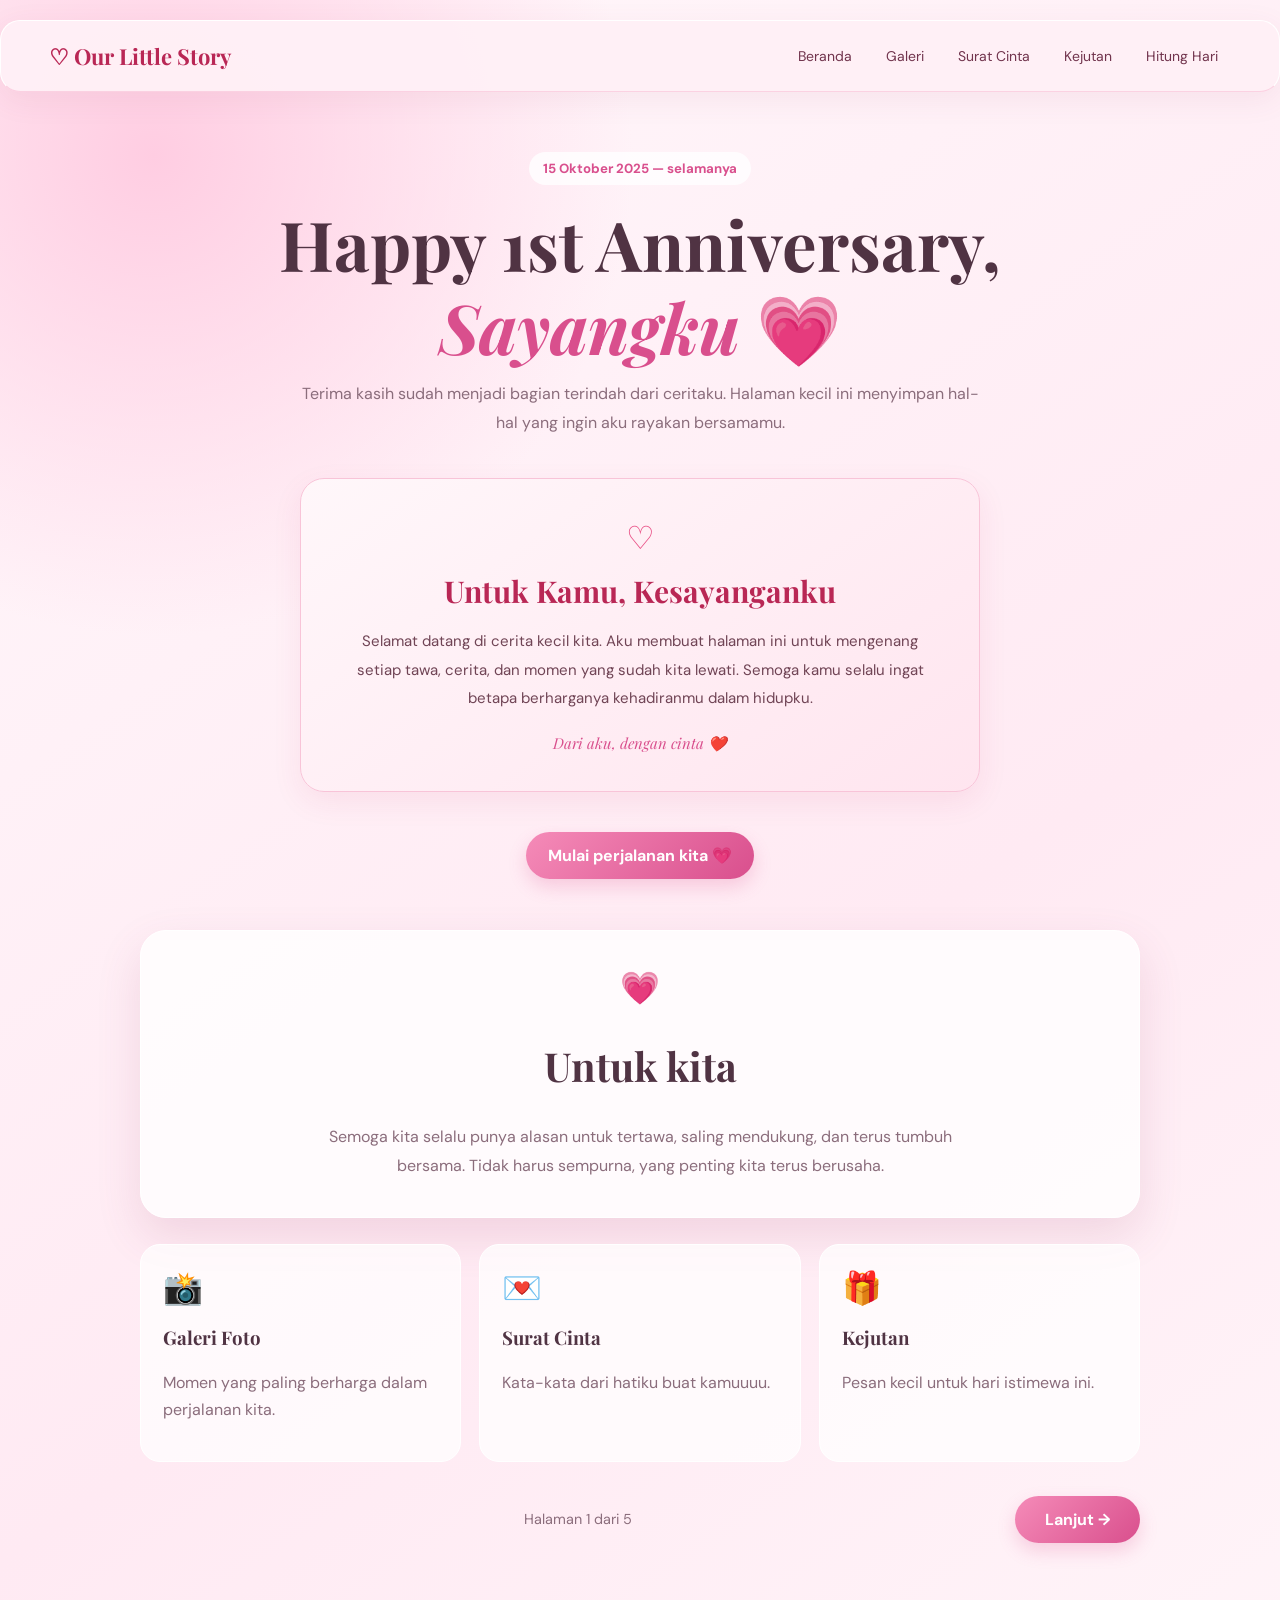
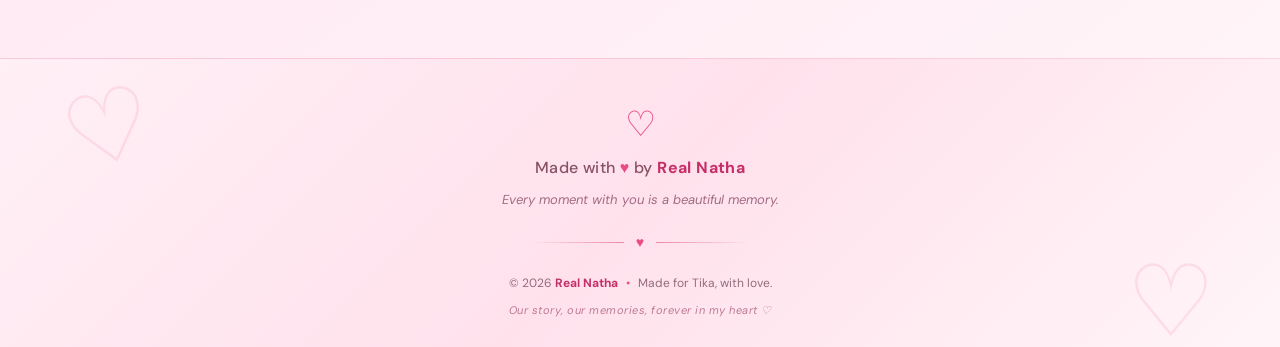
<file: index.html>
<!doctype html>
<html lang="id">
  <head>
    <meta charset="utf-8" />
    <meta name="viewport" content="width=device-width, initial-scale=1" />
    <title>Beranda | Anniversary Kita</title>
    <link rel="stylesheet" href="style.css" />
    <script src="script.js" defer></script>
  </head>
  <body>
    <div id="floatingLayer" class="floating-layer" aria-hidden="true"></div>

    <header class="site-header">
      <a class="brand" href="index.html">♡ Our Little Story</a>

      <button
        class="menu-toggle"
        id="menuToggle"
        type="button"
        aria-label="Buka menu navigasi"
        aria-expanded="false"
        aria-controls="mainNav"
      >
        ☰
      </button>

      <nav class="main-nav" id="mainNav">
        <a href="index.html" data-page="home">Beranda</a>
        <a href="galeri.html" data-page="gallery">Galeri</a>
        <a href="surat.html" data-page="letter">Surat Cinta</a>
        <a href="kejutan.html" data-page="surprise">Kejutan</a>
        <a href="anniversary.html" data-page="counter">Hitung Hari</a>
      </nav>
    </header>

    <main class="page-shell">
      <section class="hero">
        <span class="eyebrow">15 Oktober 2025 — selamanya</span>
        <h1>
          Happy 1st Anniversary, <span class="script-title">Sayangku</span> 💗
        </h1>
        <p>
          Terima kasih sudah menjadi bagian terindah dari ceritaku. Halaman
          kecil ini menyimpan hal-hal yang ingin aku rayakan bersamamu.
        </p>

        <section class="personal-message">
          <span class="personal-heart">♡</span>
          <h2>Untuk Kamu, Kesayanganku</h2>
          <p>
            Selamat datang di cerita kecil kita. Aku membuat halaman ini untuk
            mengenang setiap tawa, cerita, dan momen yang sudah kita lewati.
            Semoga kamu selalu ingat betapa berharganya kehadiranmu dalam
            hidupku.
          </p>
          <span class="personal-signature">Dari aku, dengan cinta ❤️</span>
        </section>

        <div class="action-row">
          <a class="btn" href="galeri.html">Mulai perjalanan kita 💗</a>
        </div>
      </section>
      <section class="card center section">
        <div class="heart-icon">💗</div>
        <h2>Untuk kita</h2>
        <p class="lead">
          Semoga kita selalu punya alasan untuk tertawa, saling mendukung, dan
          terus tumbuh bersama. Tidak harus sempurna, yang penting kita terus
          berusaha.
        </p>
      </section>
      <section class="grid-3 section">
        <article class="mini-card">
          <div class="heart-icon">📸</div>
          <h3>Galeri Foto</h3>
          <p>Momen yang paling berharga dalam perjalanan kita.</p>
        </article>
        <article class="mini-card">
          <div class="heart-icon">💌</div>
          <h3>Surat Cinta</h3>
          <p>Kata-kata dari hatiku buat kamuuuu.</p>
        </article>
        <article class="mini-card">
          <div class="heart-icon">🎁</div>
          <h3>Kejutan</h3>
          <p>Pesan kecil untuk hari istimewa ini.</p>
        </article>
      </section>
      <nav class="page-nav" aria-label="Navigasi halaman">
        <span></span><span class="page-indicator">Halaman 1 dari 5</span
        ><a class="btn" href="galeri.html">Lanjut →</a>
      </nav>
    </main>

    <footer class="anniversary-footer">
      <div class="footer-heart">♡</div>

      <p class="footer-title">
        Made with <span class="footer-love">♥</span> by
        <span class="footer-name">Real Natha</span>
      </p>

      <p class="footer-message">Every moment with you is a beautiful memory.</p>

      <div class="footer-divider">
        <span></span>
        <span class="footer-divider-heart">♥</span>
        <span></span>
      </div>

      <p class="footer-copyright">
        &copy; <span id="copyrightYear"></span>
        <span class="footer-name">Real Natha</span>
        <span class="footer-dot">•</span>
        Made for Tika, with love.
      </p>

      <p class="footer-signature">
        Our story, our memories, forever in my heart ♡
      </p>
    </footer>

    <script>
      document.getElementById("copyrightYear").textContent =
        new Date().getFullYear();
    </script>
  </body>
</html>
</file>
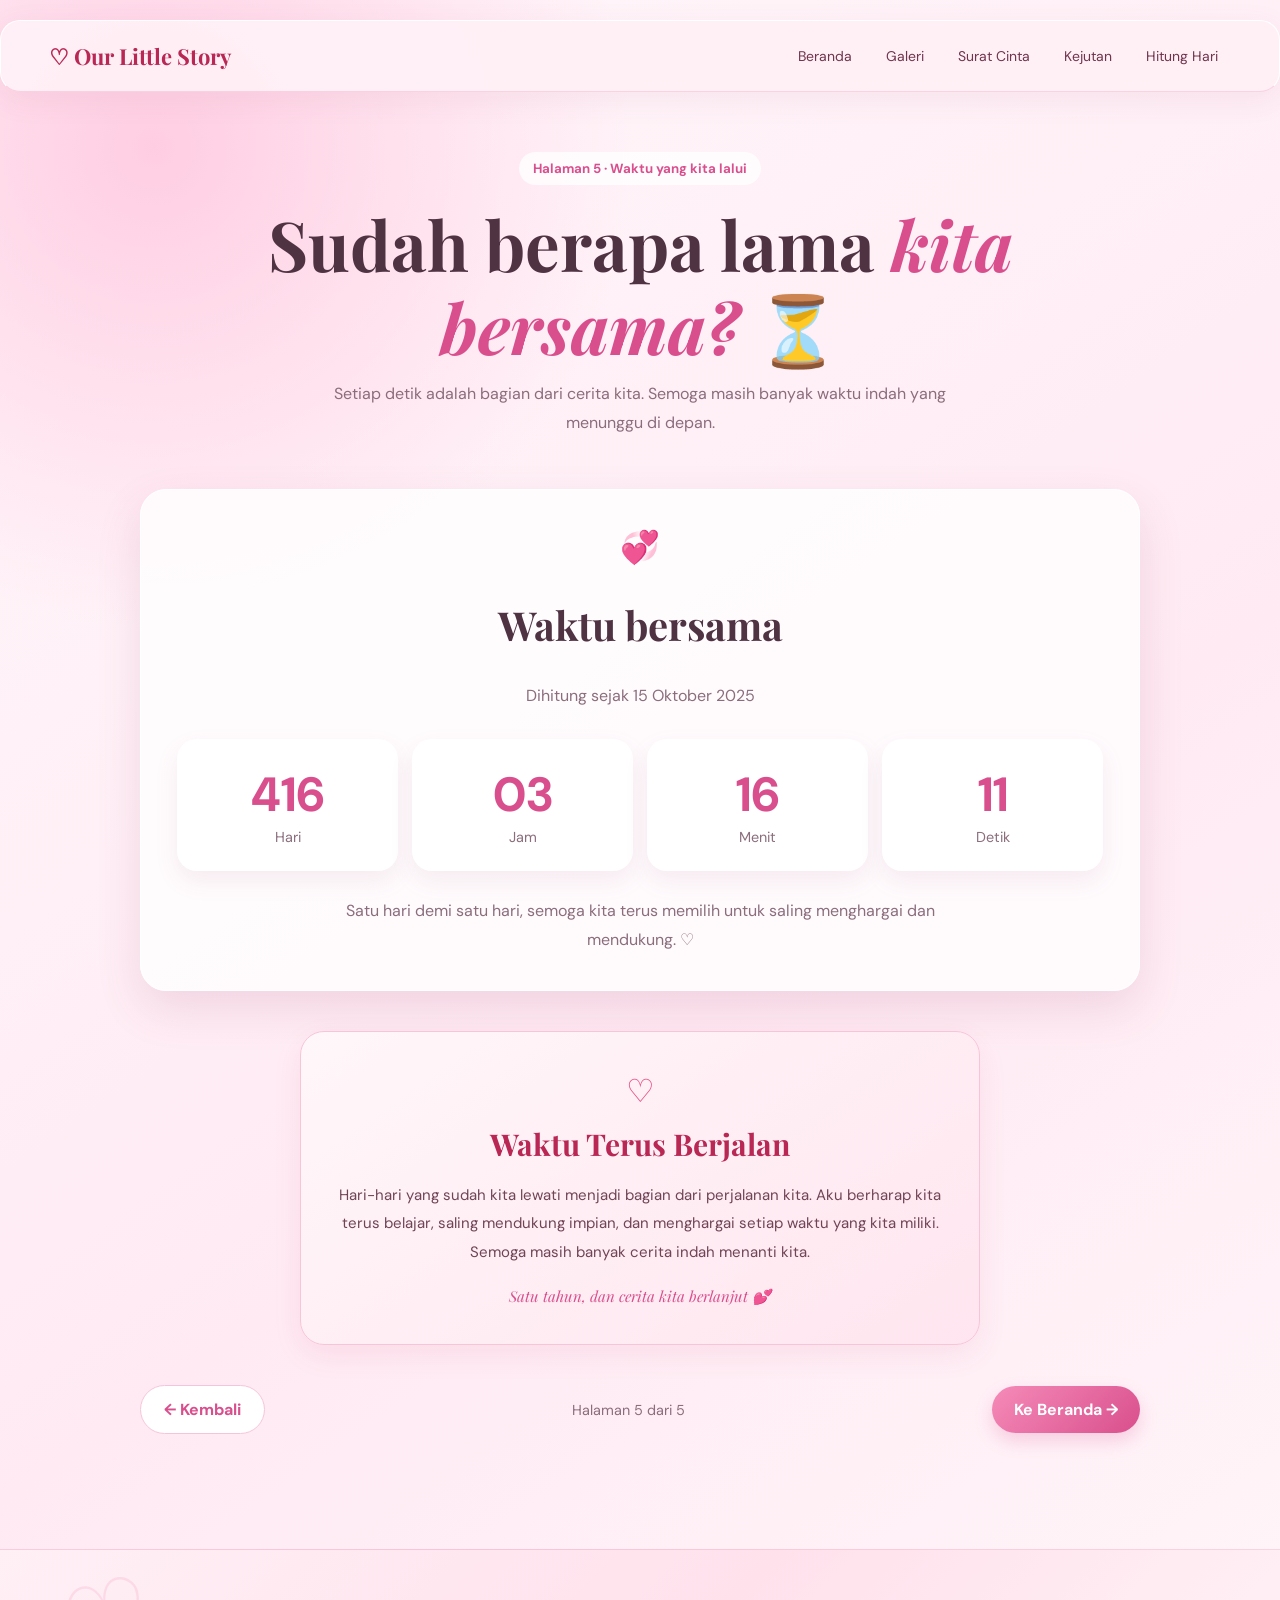
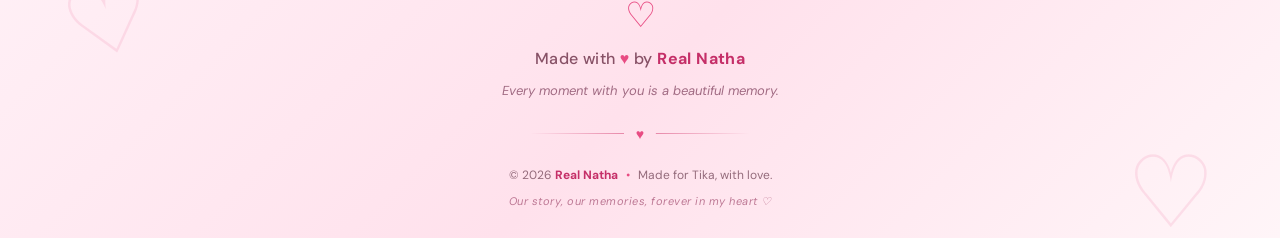
<file: anniversary.html>
<!doctype html>
<html lang="id">
  <head>
    <meta charset="utf-8" />
    <meta name="viewport" content="width=device-width, initial-scale=1" />
    <title>Hitung Hari Anniversary | Anniversary Kita</title>
    <link rel="stylesheet" href="style.css" />
    <script src="script.js" defer></script>
  </head>
  <body>
    <div id="floatingLayer" class="floating-layer" aria-hidden="true"></div>

    <header class="site-header">
      <a class="brand" href="index.html">♡ Our Little Story</a>

      <button
        class="menu-toggle"
        id="menuToggle"
        type="button"
        aria-label="Buka menu navigasi"
        aria-expanded="false"
        aria-controls="mainNav"
      >
        ☰
      </button>

      <nav class="main-nav" id="mainNav">
        <a href="index.html" data-page="home">Beranda</a>
        <a href="galeri.html" data-page="gallery">Galeri</a>
        <a href="surat.html" data-page="letter">Surat Cinta</a>
        <a href="kejutan.html" data-page="surprise">Kejutan</a>
        <a href="anniversary.html" data-page="counter">Hitung Hari</a>
      </nav>
    </header>

    <main class="page-shell">
      <section class="hero">
        <span class="eyebrow">Halaman 5 · Waktu yang kita lalui</span>
        <h1>
          Sudah berapa lama <span class="script-title">kita bersama?</span> ⏳
        </h1>
        <p>
          Setiap detik adalah bagian dari cerita kita. Semoga masih banyak waktu
          indah yang menunggu di depan.
        </p>
      </section>
      <section class="card center section">
        <div class="heart-icon">💞</div>
        <h2>Waktu bersama</h2>
        <p class="lead">Dihitung sejak 15 Oktober 2025</p>
        <div class="counter-grid">
          <div class="counter-box">
            <span class="counter-value" id="days">0</span
            ><span class="counter-label">Hari</span>
          </div>
          <div class="counter-box">
            <span class="counter-value" id="hours">00</span
            ><span class="counter-label">Jam</span>
          </div>
          <div class="counter-box">
            <span class="counter-value" id="minutes">00</span
            ><span class="counter-label">Menit</span>
          </div>
          <div class="counter-box">
            <span class="counter-value" id="seconds">00</span
            ><span class="counter-label">Detik</span>
          </div>
        </div>
        <p class="lead" style="margin-top: 26px">
          Satu hari demi satu hari, semoga kita terus memilih untuk saling
          menghargai dan mendukung. ♡
        </p>
      </section>

      <section class="personal-message">
        <span class="personal-heart">♡</span>
        <h2>Waktu Terus Berjalan</h2>
        <p>
          Hari-hari yang sudah kita lewati menjadi bagian dari perjalanan kita.
          Aku berharap kita terus belajar, saling mendukung impian, dan
          menghargai setiap waktu yang kita miliki. Semoga masih banyak cerita
          indah menanti kita.
        </p>
        <span class="personal-signature"
          >Satu tahun, dan cerita kita berlanjut 💕</span
        >
      </section>
      
      <nav class="page-nav" aria-label="Navigasi halaman">
        <a class="btn secondary" href="kejutan.html">← Kembali</a
        ><span class="page-indicator">Halaman 5 dari 5</span
        ><a class="btn" href="index.html">Ke Beranda →</a>
      </nav>
    </main>

    <footer class="anniversary-footer">
      <div class="footer-heart">♡</div>

      <p class="footer-title">
        Made with <span class="footer-love">♥</span> by
        <span class="footer-name">Real Natha</span>
      </p>

      <p class="footer-message">Every moment with you is a beautiful memory.</p>

      <div class="footer-divider">
        <span></span>
        <span class="footer-divider-heart">♥</span>
        <span></span>
      </div>

      <p class="footer-copyright">
        &copy; <span id="copyrightYear"></span>
        <span class="footer-name">Real Natha</span>
        <span class="footer-dot">•</span>
        Made for Tika, with love.
      </p>

      <p class="footer-signature">
        Our story, our memories, forever in my heart ♡
      </p>
    </footer>

    <script>
      document.getElementById("copyrightYear").textContent =
        new Date().getFullYear();
    </script>
  </body>
</html>
</file>
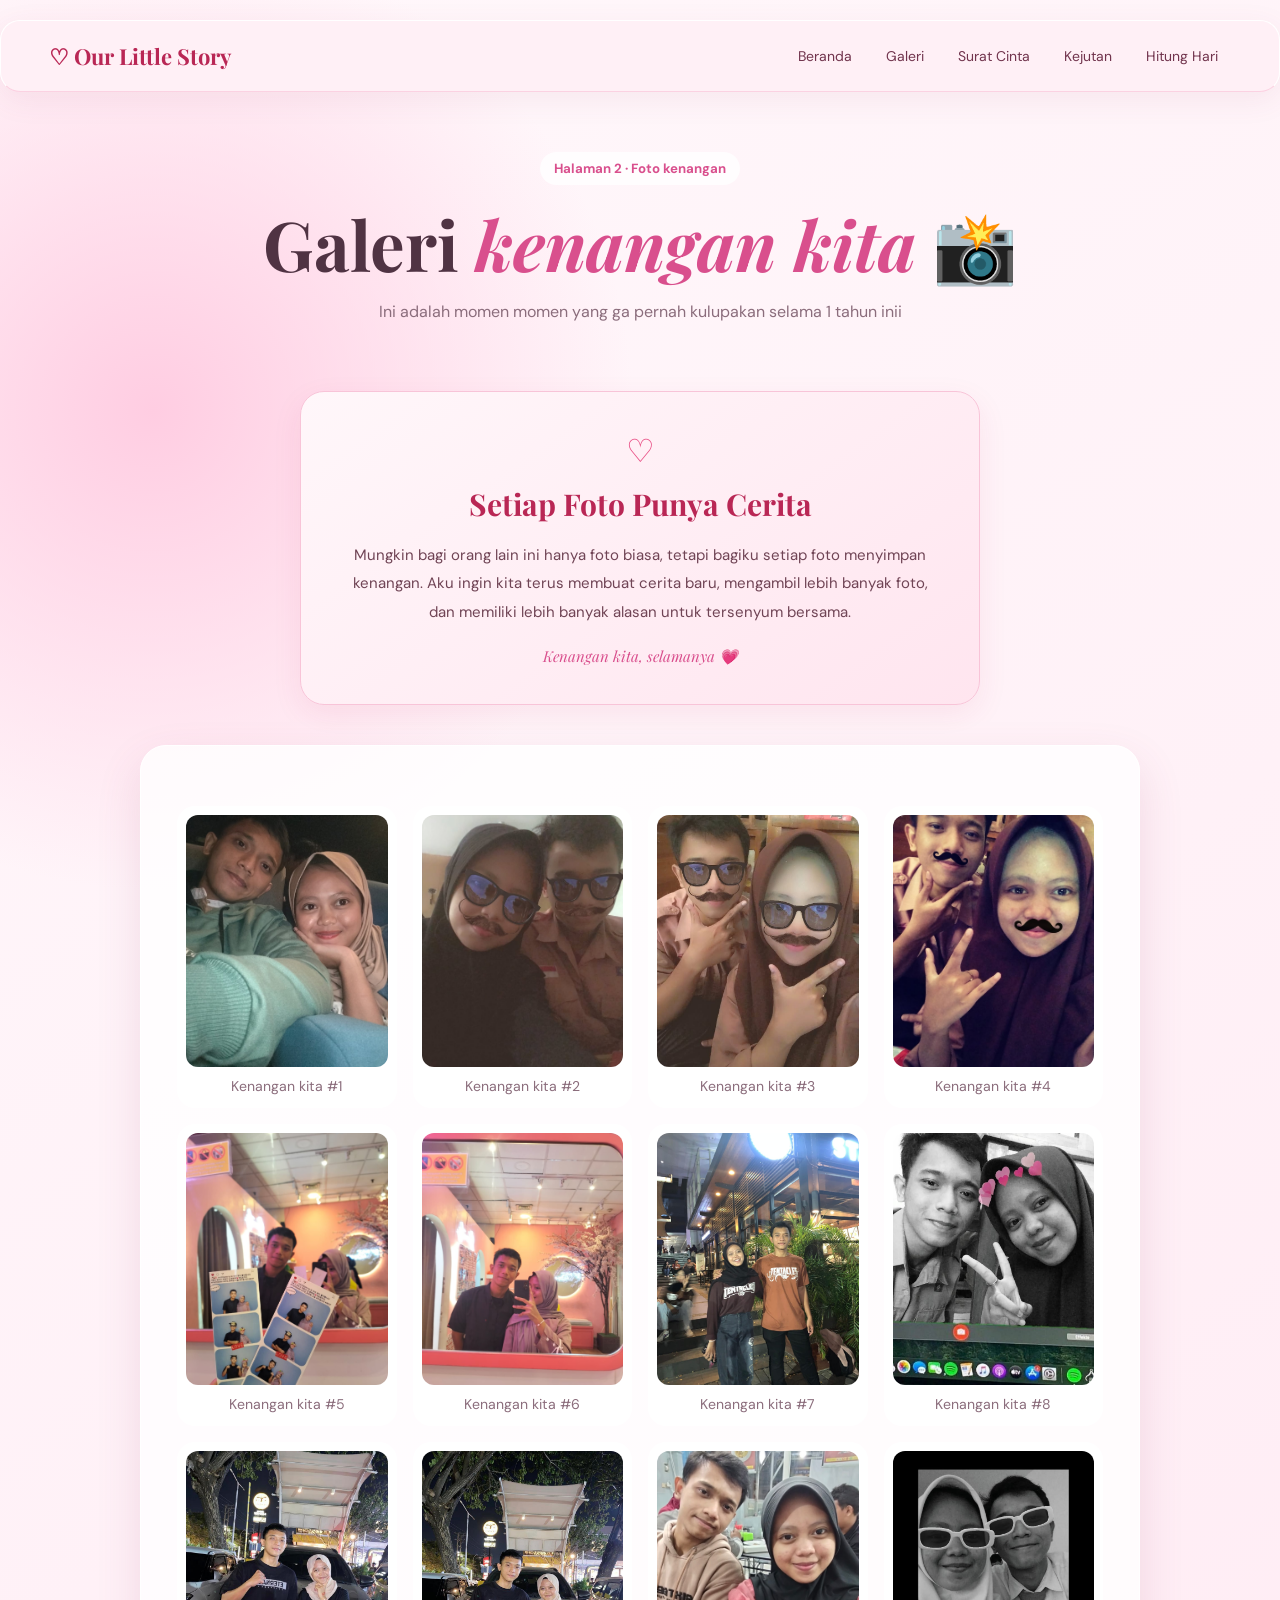
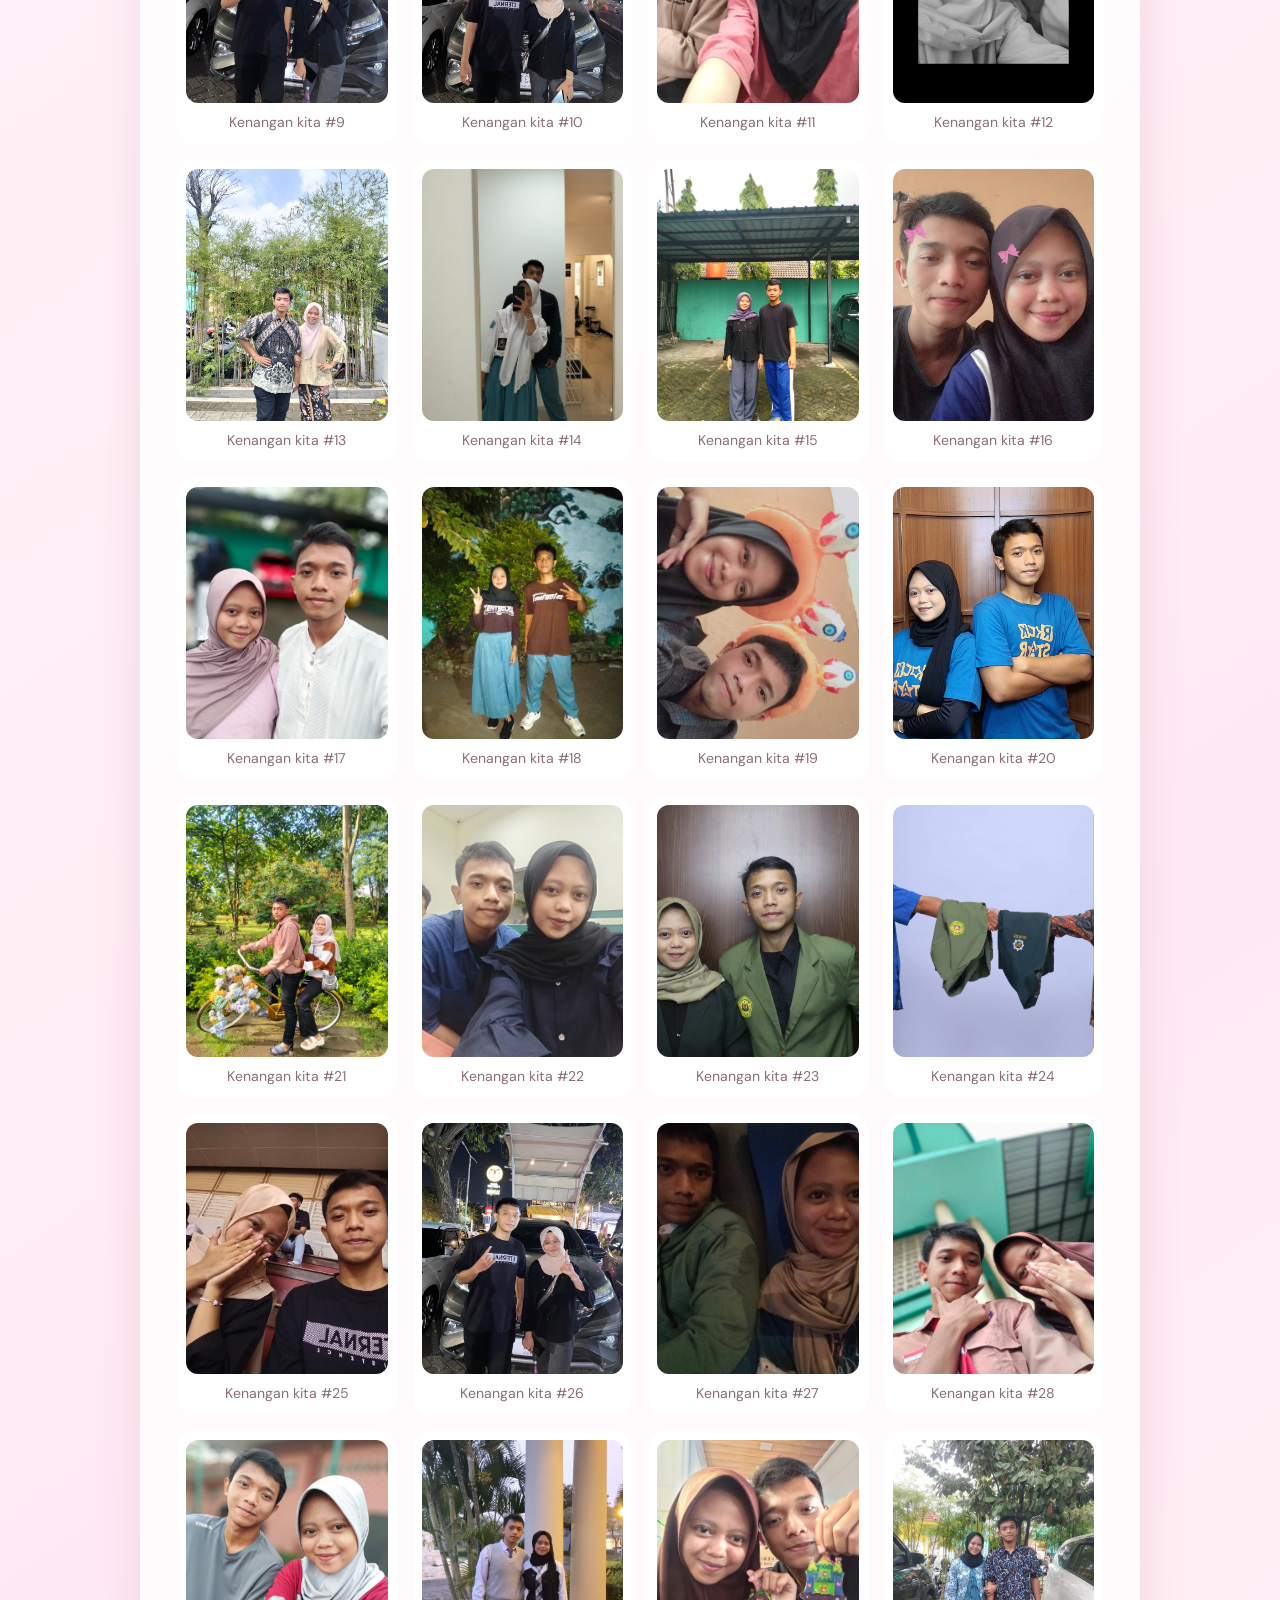
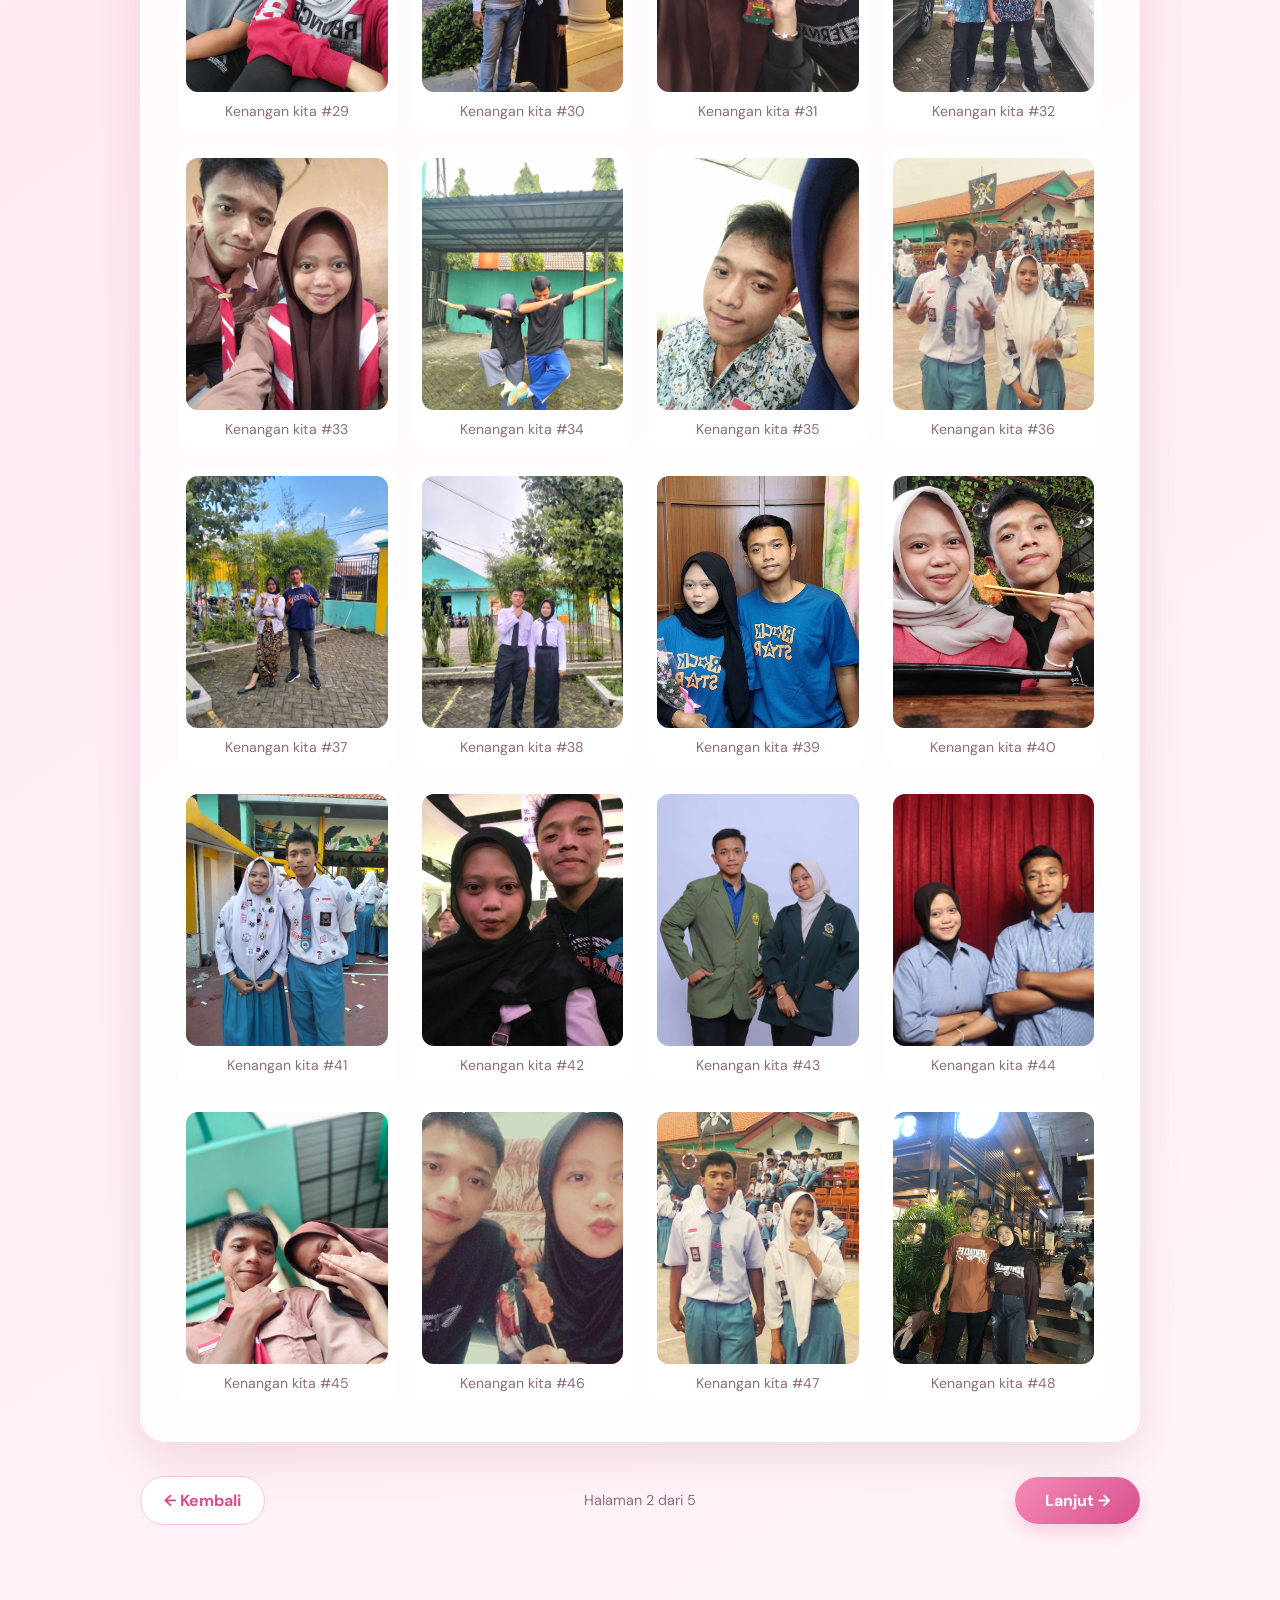
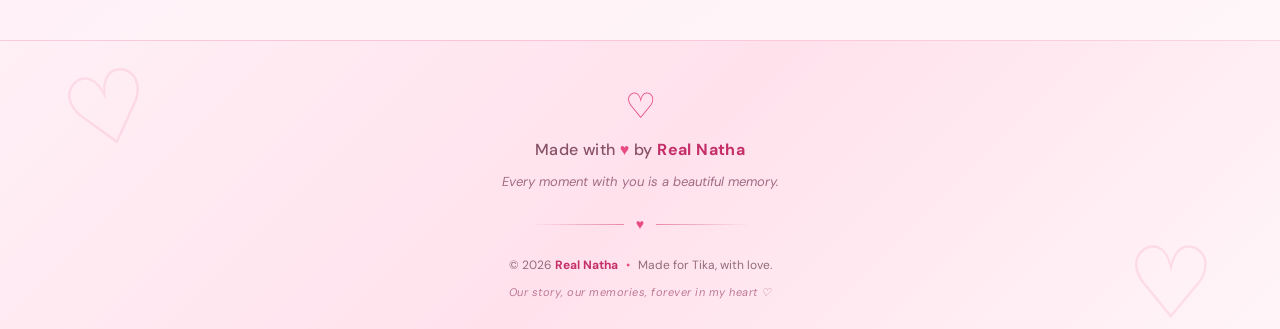
<file: galeri.html>
<!doctype html>
<html lang="id">
  <head>
    <meta charset="utf-8" />
    <meta name="viewport" content="width=device-width, initial-scale=1" />
    <title>Galeri Foto | Anniversary Kita</title>
    <link rel="stylesheet" href="style.css" />
    <script src="script.js" defer></script>
  </head>
  <body>
    <div id="floatingLayer" class="floating-layer" aria-hidden="true"></div>

    <header class="site-header">
      <a class="brand" href="index.html">♡ Our Little Story</a>

      <button
        class="menu-toggle"
        id="menuToggle"
        type="button"
        aria-label="Buka menu navigasi"
        aria-expanded="false"
        aria-controls="mainNav"
      >
        ☰
      </button>

      <nav class="main-nav" id="mainNav">
        <a href="index.html" data-page="home">Beranda</a>
        <a href="galeri.html" data-page="gallery">Galeri</a>
        <a href="surat.html" data-page="letter">Surat Cinta</a>
        <a href="kejutan.html" data-page="surprise">Kejutan</a>
        <a href="anniversary.html" data-page="counter">Hitung Hari</a>
      </nav>
    </header>

    <main class="page-shell">
      <section class="hero">
        <span class="eyebrow">Halaman 2 · Foto kenangan</span>
        <h1>Galeri <span class="script-title">kenangan kita</span> 📸</h1>
        <p>
          Ini adalah momen momen yang ga pernah kulupakan selama 1 tahun inii
        </p>
      </section>

      <section class="personal-message">
        <span class="personal-heart">♡</span>
        <h2>Setiap Foto Punya Cerita</h2>
        <p>
          Mungkin bagi orang lain ini hanya foto biasa, tetapi bagiku setiap
          foto menyimpan kenangan. Aku ingin kita terus membuat cerita baru,
          mengambil lebih banyak foto, dan memiliki lebih banyak alasan untuk
          tersenyum bersama.
        </p>
        <span class="personal-signature">Kenangan kita, selamanya 💗</span>
      </section>

<section class="card section">
  <div
    id="galleryGrid"
    class="gallery-grid"
    aria-label="Galeri foto kenangan"
  ></div>
</section>

      <nav class="page-nav" aria-label="Navigasi halaman">
        <a class="btn secondary" href="index.html">← Kembali</a
        ><span class="page-indicator">Halaman 2 dari 5</span
        ><a class="btn" href="surat.html">Lanjut →</a>
      </nav>
    </main>

    <footer class="anniversary-footer">
      <div class="footer-heart">♡</div>

      <p class="footer-title">
        Made with <span class="footer-love">♥</span> by
        <span class="footer-name">Real Natha</span>
      </p>

      <p class="footer-message">Every moment with you is a beautiful memory.</p>

      <div class="footer-divider">
        <span></span>
        <span class="footer-divider-heart">♥</span>
        <span></span>
      </div>

      <p class="footer-copyright">
        &copy; <span id="copyrightYear"></span>
        <span class="footer-name">Real Natha</span>
        <span class="footer-dot">•</span>
        Made for Tika, with love.
      </p>

      <p class="footer-signature">
        Our story, our memories, forever in my heart ♡
      </p>
    </footer>

    <script>
      document.getElementById("copyrightYear").textContent =
        new Date().getFullYear();
    </script>
  </body>
</html>
</file>
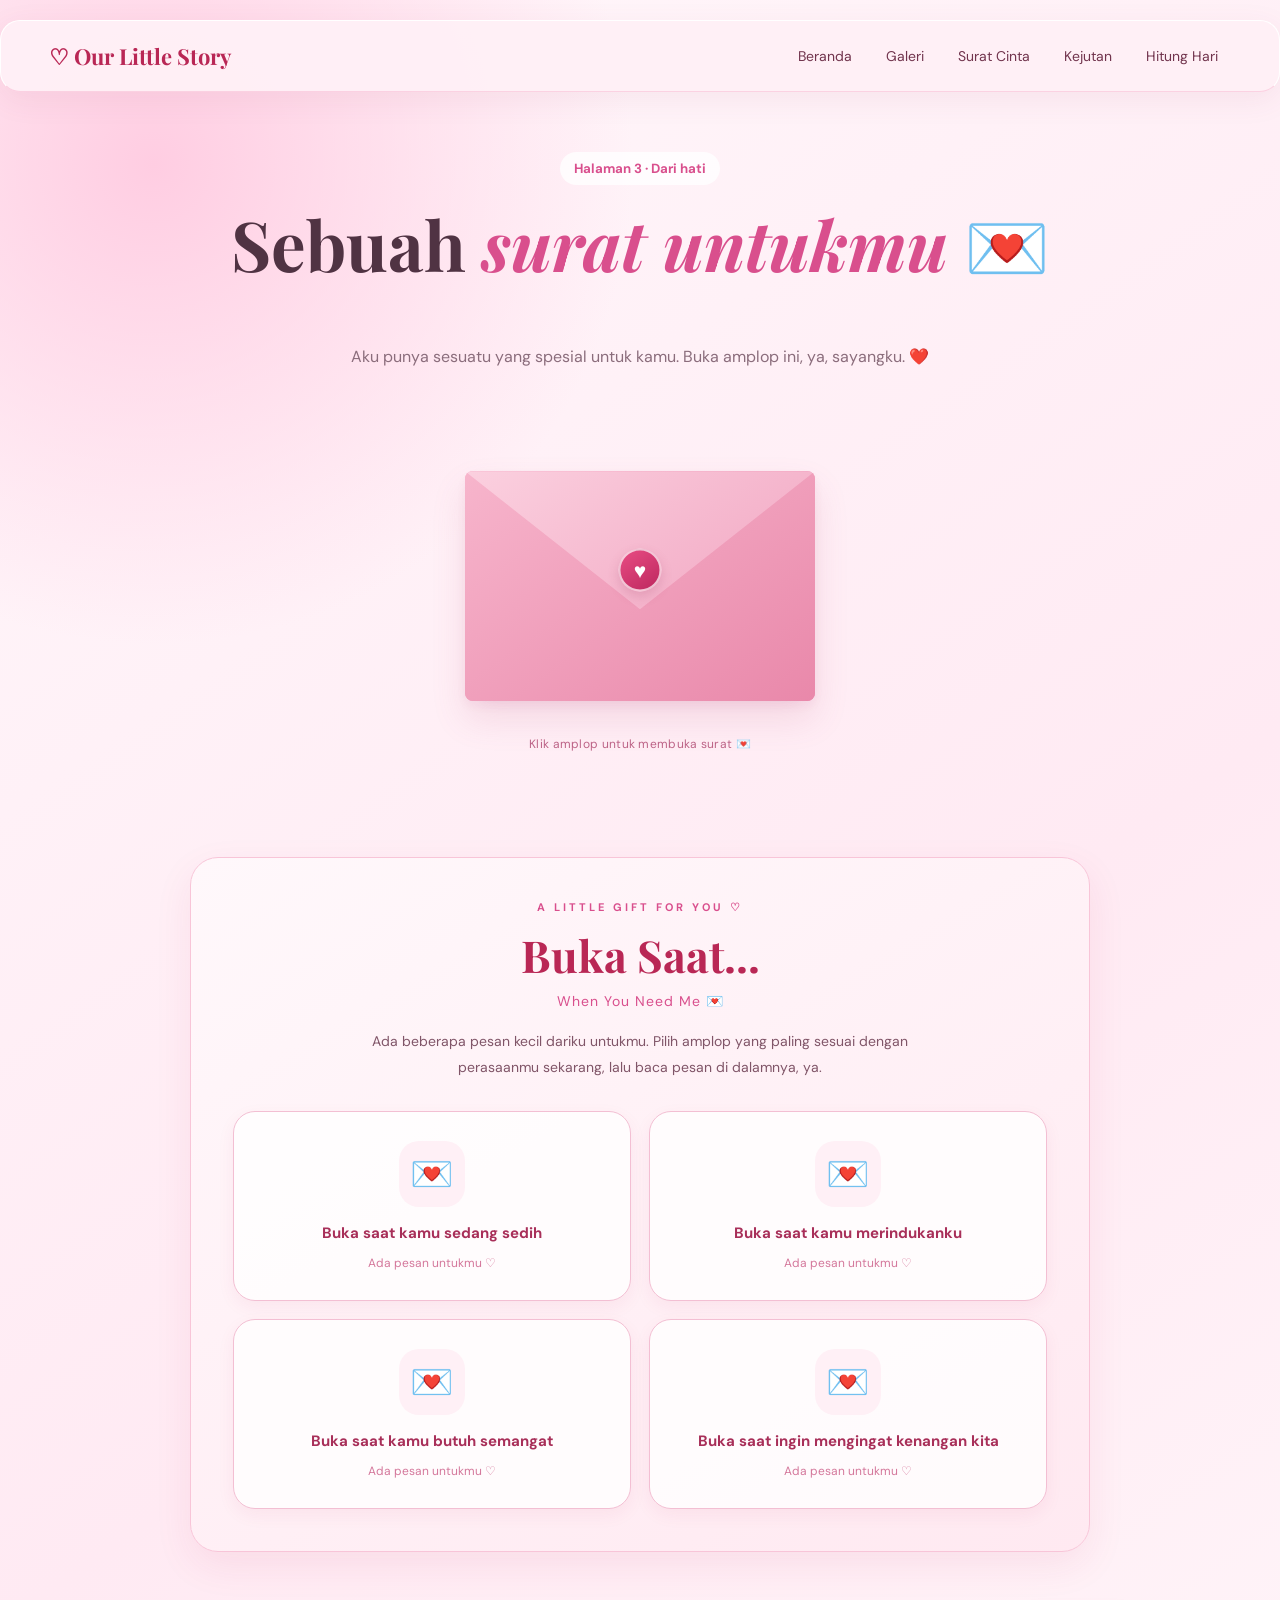
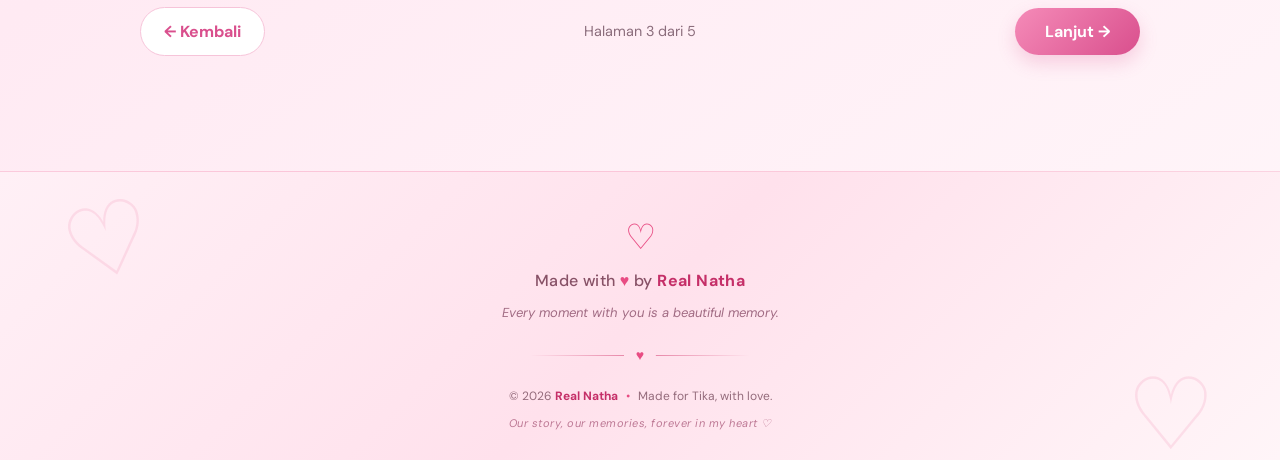
<file: surat.html>
<!doctype html>
<html lang="id">
  <head>
    <meta charset="utf-8" />
    <meta name="viewport" content="width=device-width, initial-scale=1" />

    <title>Surat Cinta | Anniversary Kita</title>

    <link rel="stylesheet" href="style.css" />
    <script src="script.js" defer></script>
  </head>

  <body>
    <div id="floatingLayer" class="floating-layer" aria-hidden="true"></div>

    <header class="site-header">
      <a class="brand" href="index.html">♡ Our Little Story</a>

      <button
        class="menu-toggle"
        id="menuToggle"
        type="button"
        aria-label="Buka menu navigasi"
        aria-expanded="false"
        aria-controls="mainNav"
      >
        ☰
      </button>

      <nav class="main-nav" id="mainNav">
        <a href="index.html" data-page="home">Beranda</a>
        <a href="galeri.html" data-page="gallery">Galeri</a>
        <a href="surat.html" data-page="letter">Surat Cinta</a>
        <a href="kejutan.html" data-page="surprise">Kejutan</a>
        <a href="anniversary.html" data-page="counter">Hitung Hari</a>
      </nav>
    </header>

    <main class="page-shell">
      <section class="hero">
        <span class="eyebrow">Halaman 3 · Dari hati</span>

        <h1>Sebuah <span class="script-title">surat untukmu</span> 💌</h1>
      </section>
      <!-- BAGIAN ANIMASI AMPLOP -->
      <section class="envelope-section">
        <p class="lead envelope-intro">
          Aku punya sesuatu yang spesial untuk kamu. Buka amplop ini, ya,
          sayangku. ❤️
        </p>

        <div
          class="envelope-wrapper"
          id="envelope"
          role="button"
          tabindex="0"
          aria-label="Klik untuk membuka atau menutup surat"
          aria-expanded="false"
        >
          <div class="envelope-back"></div>

          <article class="envelope-letter" id="loveLetter">
            <div class="letter-content">
              <h2>Happy 1st Anniversary 💗</h2>

              <p>Untuk Bocil kesayanganku satu satunyaaa</p>

              <p>happy 1st anniversary, sayangkuuu! 💗🫶🏼</p>

              <p>
                gaa kerasa ya, kita udah sampai di titik satu tahun bersama.
                rasanya baru kemarin kita mulai mengenal satu sama lain, tapi
                sekarang udah banyak banget cerita, kenangan, tawa, dan hal-hal
                yang kita lewati bersama. makasihh yaaaa karena udah hadir di
                hidupku, udah bertahan sejauh ini, dan udah menjadi bagian
                penting dari hari-hariku.
              </p>

              <p>
                akuu tahuu hubungan kita gaa selalu berjalan mulus. pastii adaa
                saatnya kita berbeda pendapat, salah paham, atau bahkan tanpa
                sadar menyakiti satu sama lain. tapii aku bersyukur karena
                sampai hari ini kita masih memilih untuk bersama dan memperbaiki
                semuanya. aku gaa berharap hubungan kita selalu sempurna, aku
                cuma berharap kita selalu punya alasan untuk tetap bertahan dan
                saling memahamii
              </p>

              <p>
                maaff yaa kalau selama ini aku masih banyak kurangnya, kalau
                terkadang sikap atau perkataanku bikin kamu sedih, kecewa, atau
                merasa kurang dihargai. akuu masih belajar untuk menjadi
                pasangan yang lebih baik buat kamu. akuu ingin terus belajar
                memahami kamu, menghargai perasaanmu, dan menemani kamu dalam
                keadaan apa pun.
              </p>

              <p>
                semogaa di tahun tahun berikutnya kita masih bisa merayakan hari
                ini bersama, menciptakan lebih banyak kenangan indah, tumbuh
                menjadi pribadi yang lebih baik, dan saling mendukung dalam
                mengejar mimpi masing masing. akuu inginn kita bukan cuma
                bahagia saat semuanya baik baikk saja, tetapi juga bisa saling
                menguatkan saat keadaan sedang sulit.
              </p>

              <p>
                makasihh sudah menjadi bagian dari satu tahun yang begitu
                berarti buatku. aku bersyukur bisa mengenal kamu dan menjalani
                perjalanan ini bersama kamu. semoga hubungan kita selalu
                dipenuhi kejujuran, kesabaran, kesetiaan, dan kasih sayang yang
                terus tumbuh seiring berjalannya waktu.
              </p>

              <p>
                happy anniversary yang pertama, sayangkuu cintakuuuu! 🫶🏻💐
                Semoga ini bukan menjadi satu-satunya tahun yang kita rayakan,
                tetapi menjadi awal dari banyak tahun berikutnya. aku ga tahu
                perjalanan kita ke depannya akan seperti apa, tetapi aku
                berharap kita bisa terus berjalan bersama, menghadapi semuanya
                satu per satu, dan menciptakan cerita yang akan selalu kita
                kenang.
              </p>

              <p>
                i loveee youuuu soo much, sayangkuuu. makasihhh yaaa udahh
                menemani aku selamaa iniii, dan terima kasih karena sudah
                menjadi bagian dari ceritaku. makasihhh yaaa sayangkuuu
                cintakuuu i lovee youuuu 🫶🏼💖
              </p>

              <p class="signature">I Lovee Youuu Foreverr 🤗😍🥰</p>
            </div>
          </article>

          <div class="envelope-flap"></div>

          <div class="envelope-front">
            <span class="envelope-flower flower-left">✿</span>
            <span class="envelope-flower flower-right">✿</span>
            <span class="envelope-front-text">With Love</span>
          </div>

          <div class="envelope-seal">♥</div>
        </div>

        <p class="envelope-hint" id="envelopeHint" aria-live="polite">
          Klik amplop untuk membuka surat 💌
        </p>
      </section>

      <!-- FITUR BUKA SAAT -->
      <section class="open-when-section" id="bukaSaat">
        <p class="open-when-eyebrow">A LITTLE GIFT FOR YOU ♡</p>

        <h2 class="open-when-heading">
          Buka Saat...
          <span>When You Need Me 💌</span>
        </h2>

        <p class="open-when-description">
          Ada beberapa pesan kecil dariku untukmu. Pilih amplop yang paling
          sesuai dengan perasaanmu sekarang, lalu baca pesan di dalamnya, ya.
        </p>

        <div class="open-when-grid">
          <button class="open-when-card" type="button" data-letter="sedih">
            <span class="mini-envelope" aria-hidden="true">💌</span>
            <span class="open-when-title">Buka saat kamu sedang sedih</span>
            <span class="open-when-hint">Ada pesan untukmu ♡</span>
          </button>

          <button class="open-when-card" type="button" data-letter="rindu">
            <span class="mini-envelope" aria-hidden="true">💌</span>
            <span class="open-when-title">Buka saat kamu merindukanku</span>
            <span class="open-when-hint">Ada pesan untukmu ♡</span>
          </button>

          <button class="open-when-card" type="button" data-letter="semangat">
            <span class="mini-envelope" aria-hidden="true">💌</span>
            <span class="open-when-title">Buka saat kamu butuh semangat</span>
            <span class="open-when-hint">Ada pesan untukmu ♡</span>
          </button>

          <button class="open-when-card" type="button" data-letter="kenangan">
            <span class="mini-envelope" aria-hidden="true">💌</span>
            <span class="open-when-title"
              >Buka saat ingin mengingat kenangan kita</span
            >
            <span class="open-when-hint">Ada pesan untukmu ♡</span>
          </button>
        </div>

        <!-- Jendela surat yang terbuka -->
        <div class="open-when-overlay" id="openWhenOverlay" hidden>
          <article
            class="open-when-letter"
            role="dialog"
            aria-modal="true"
            aria-labelledby="openWhenTitle"
          >
            <button
              class="open-when-close"
              id="closeOpenWhen"
              type="button"
              aria-label="Tutup surat"
            >
              ×
            </button>

            <span class="open-when-letter-icon" aria-hidden="true">♡</span>

            <p class="open-when-letter-label">A LETTER FROM ME TO YOU</p>

            <h3 id="openWhenTitle">Untuk kamu, sayangku</h3>

            <div class="open-when-message" id="openWhenMessage"></div>

            <p class="open-when-signature">
              Dengan cinta,<br />
              <span>Real Natha ♡</span>
            </p>

            <button class="open-when-done" id="doneOpenWhen" type="button">
              Selesai membaca 💗
            </button>
          </article>
        </div>
      </section>

      <!-- NAVIGASI HALAMAN -->
      <nav class="page-nav" aria-label="Navigasi halaman">
        <a class="btn secondary" href="galeri.html"> ← Kembali </a>

        <span class="page-indicator">Halaman 3 dari 5</span>

        <a class="btn" href="kejutan.html"> Lanjut → </a>
      </nav>
    </main>

    <footer class="anniversary-footer">
      <div class="footer-heart">♡</div>

      <p class="footer-title">
        Made with <span class="footer-love">♥</span> by
        <span class="footer-name">Real Natha</span>
      </p>

      <p class="footer-message">Every moment with you is a beautiful memory.</p>

      <div class="footer-divider">
        <span></span>
        <span class="footer-divider-heart">♥</span>
        <span></span>
      </div>

      <p class="footer-copyright">
        &copy; <span id="copyrightYear"></span>
        <span class="footer-name">Real Natha</span>
        <span class="footer-dot">•</span>
        Made for Tika, with love.
      </p>

      <p class="footer-signature">
        Our story, our memories, forever in my heart ♡
      </p>
    </footer>

    <script>
      document.getElementById("copyrightYear").textContent =
        new Date().getFullYear();
    </script>
  </body>
</html>
</file>
<file: style.css>
@import url("https://fonts.googleapis.com/css2?family=DM+Sans:wght@400;600;700&family=Playfair+Display:wght@500;700&display=swap");
:root {
  --pink: #f58bb8;
  --dark: #d94f8d;
  --ink: #503343;
  --muted: #8b6d7c;
}
* {
  box-sizing: border-box;
}
body {
  margin: 0;
  min-height: 100vh;
  color: var(--ink);
  font-family: "DM Sans", sans-serif;
  background:
    radial-gradient(circle at 12% 8%, #ffcde2, transparent 30rem),
    linear-gradient(145deg, #fff8fb, #ffeaf3 55%, #fff7fa);
}
.site-header {
  width: min(1100px, calc(100% - 32px));
  margin: 20px auto 0;
  padding: 14px 20px;
  display: flex;
  justify-content: space-between;
  gap: 12px;
  border: 1px solid white;
  border-radius: 20px;
  background: #ffffffb8;
  box-shadow: 0 8px 30px #9c406c14;
}
.brand {
  font-family: "Playfair Display", serif;
  font-size: 1.2rem;
  font-weight: 700;
  color: var(--dark);
  text-decoration: none;
}
.header-note,
.lead,
.hero p {
  color: var(--muted);
}
.page-shell {
  width: min(1000px, calc(100% - 32px));
  margin: auto;
  padding: 35px 0;
}
.hero {
  text-align: center;
  padding: 25px 10px;
}
.eyebrow {
  display: inline-block;
  padding: 8px 14px;
  border-radius: 99px;
  background: #ffffffc9;
  color: var(--dark);
  font-size: 0.83rem;
  font-weight: 700;
}
h1,
h2,
h3 {
  font-family: "Playfair Display", serif;
  line-height: 1.2;
}
h1 {
  font-size: clamp(2.3rem, 6vw, 4.3rem);
  margin: 18px 0 12px;
}
h2 {
  font-size: clamp(1.8rem, 4vw, 2.5rem);
}
.script-title {
  color: var(--dark);
  font-style: italic;
}
.hero p,
.lead {
  max-width: 680px;
  margin: 0 auto;
  line-height: 1.8;
}
.card,
.letter-paper {
  background: #ffffffc9;
  border: 1px solid white;
  border-radius: 26px;
  padding: clamp(22px, 4vw, 36px);
  box-shadow: 0 18px 45px #9c406c24;
}
.center {
  text-align: center;
}
.section {
  margin: 26px 0;
}
.action-row {
  display: flex;
  flex-wrap: wrap;
  justify-content: center;
  gap: 12px;
  margin-top: 26px;
}
.btn {
  display: inline-block;
  border: 0;
  border-radius: 99px;
  padding: 13px 22px;
  background: linear-gradient(135deg, #f58bb8, #d94f8d);
  color: white;
  text-decoration: none;
  font-weight: 700;
  cursor: pointer;
  box-shadow: 0 8px 18px #d94f8d38;
}
.btn.secondary {
  background: #fff;
  color: var(--dark);
  border: 1px solid #f6c4d9;
  box-shadow: none;
}
.page-nav {
  display: flex;
  justify-content: space-between;
  align-items: center;
  gap: 12px;
  margin: 34px 0 10px;
}
.page-nav .btn {
  min-width: 125px;
  text-align: center;
}
.page-indicator,
.footer {
  color: var(--muted);
  font-size: 0.9rem;
  text-align: center;
}
.footer {
  padding: 24px 12px 36px;
}
.grid-3 {
  display: grid;
  grid-template-columns: repeat(3, minmax(0, 1fr));
  gap: 18px;
}
.mini-card {
  padding: 22px;
  background: #ffffffb8;
  border: 1px solid white;
  border-radius: 20px;
}
.mini-card p {
  color: var(--muted);
  line-height: 1.7;
}
.heart-icon {
  font-size: 2rem;
}
.gallery-grid {
  display: grid;
  grid-template-columns: repeat(4, minmax(0, 1fr));
  gap: 16px;
  margin-top: 24px;
}
.gallery-card {
  margin: 0;
  padding: 8px;
  background: #ffffffd1;
  border: 1px solid white;
  border-radius: 18px;
}
.gallery-card img {
  display: block;
  width: 100%;
  aspect-ratio: 4/5;
  object-fit: cover;
  border-radius: 12px;
  background: #ffe0ec;
}
.gallery-card figcaption {
  text-align: center;
  padding: 10px 5px 4px;
  color: var(--muted);
  font-size: 0.88rem;
}
.photo-missing {
  display: grid;
  place-items: center;
  min-height: 170px;
  padding: 15px;
  text-align: center;
  background: #ffe8f1;
  border-radius: 12px;
  color: var(--muted);
  font-size: 0.85rem;
}
.letter-paper {
  max-width: 760px;
  margin: auto;
  background: repeating-linear-gradient(#fffdfd, #fffdfd 37px, #fbe8ef 38px);
  line-height: 2;
}
.signature {
  color: var(--dark);
  font-family: "Playfair Display", serif;
  font-size: 1.3rem;
  font-style: italic;
}
.counter-grid {
  display: grid;
  grid-template-columns: repeat(4, minmax(0, 1fr));
  gap: 14px;
  margin-top: 28px;
}
.counter-box {
  padding: 24px 12px;
  text-align: center;
  border-radius: 20px;
  background: white;
  box-shadow: 0 10px 25px #9c406c17;
}
.counter-value {
  display: block;
  font-size: clamp(1.8rem, 5vw, 3rem);
  font-weight: 700;
  color: var(--dark);
  font-variant-numeric: tabular-nums;
}
.counter-label {
  color: var(--muted);
  font-size: 0.9rem;
}
.surprise-message {
  display: none;
  margin-top: 24px;
  padding: 25px;
  border-radius: 22px;
  background: white;
  line-height: 1.8;
}
.surprise-message.show {
  display: block;
}
.floating-layer {
  pointer-events: none;
  position: fixed;
  inset: 0;
  overflow: hidden;
  z-index: -1;
}
.float-heart {
  position: absolute;
  bottom: -30px;
  animation: float-up linear forwards;
  opacity: 0.65;
}
@keyframes float-up {
  to {
    transform: translateY(-110vh) rotate(35deg);
    opacity: 0;
  }
}
@media (max-width: 760px) {
  .gallery-grid {
    grid-template-columns: repeat(2, minmax(0, 1fr));
  }
  .grid-3 {
    grid-template-columns: 1fr;
  }
  .header-note {
    display: none;
  }
}
@media (max-width: 480px) {
  .counter-grid {
    grid-template-columns: repeat(2, minmax(0, 1fr));
  }
  .page-nav .btn {
    min-width: 0;
    padding: 12px 15px;
  }
}

/* ===== AMPLOP ANNIVERSARY PINK ELEGAN ===== */

.envelope-section {
  text-align: center;
  padding: 20px 0 50px;
}

.envelope-wrapper {
  position: relative;
  width: min(350px, 88%);
  height: 230px;
  margin: 100px auto 35px;
  perspective: 1200px;
  isolation: isolate;
  cursor: pointer;
  user-select: none;
  -webkit-tap-highlight-color: transparent;
}

/* Bagian belakang amplop */
.envelope-back {
  position: absolute;
  inset: 0;
  border-radius: 12px;
  background: linear-gradient(135deg, #ffe2ed, #f5a4c5 55%, #e986b0);
  box-shadow:
    0 18px 35px #b94c7b24,
    0 5px 12px #b94c7b12;
  z-index: 1;
}


/* ===== PERBAIKAN AMPLOP UNTUK HP ===== */

.envelope-wrapper {
  position: relative;
  width: min(350px, 88%);
  height: 230px;
  margin: 100px auto 35px;
  perspective: 1200px;
  isolation: isolate;
  cursor: pointer;
  user-select: none;
  -webkit-tap-highlight-color: transparent;
}

/* Kertas surat saat tertutup */
.envelope-letter {
  position: absolute;
  left: 5%;
  bottom: 8px;
  width: 90%;
  height: 195px;
  max-height: 65vh;
  overflow: hidden;
  padding: 0;
  border: 1px solid #f2d6e1;
  border-radius: 8px;
  background: #fffdf8;
  box-shadow: 0 5px 15px #9c406c12;
  transform: translateY(0);
  transform-origin: center bottom;
  transition:
    transform 0.8s ease,
    height 0.8s ease,
    box-shadow 0.6s ease;
  z-index: 2;
}

/* Isi surat */
.letter-content {
  padding: 22px 18px;
  color: #694454;
  background: repeating-linear-gradient(
    to bottom,
    #fffdf8 0,
    #fffdf8 31px,
    #f8e6ed 32px
  );
  line-height: 1.8;
  overflow-wrap: anywhere;
  text-align: left;
}

.letter-content h2 {
  margin: 0 0 20px;
  color: #d94f8d;
  font-family: "Playfair Display", serif;
  text-align: center;
  font-size: 1.4rem;
}

.letter-content p {
  margin: 0 0 18px;
}

/* Saat amplop dibuka, surat naik di atas amplop */
.envelope-wrapper.opened .envelope-letter {
  height: min(650px, 70vh);
  min-height: 0;
  max-height: 70vh;
  overflow-y: auto;
  -webkit-overflow-scrolling: touch;
  transform: translateY(-190px);
  box-shadow: 0 18px 35px #9c406c25;
  transition-delay: 0.1s;
  z-index: 7;
}

/* Lapisan amplop tetap di bawah surat */
.envelope-wrapper.opened .envelope-back {
  z-index: 1;
}

.envelope-wrapper.opened .envelope-front {
  z-index: 4;
  pointer-events: none;
}

.envelope-wrapper.opened .envelope-flap {
  z-index: 5;
  pointer-events: none;
}

.envelope-wrapper.opened .envelope-seal {
  opacity: 0;
  pointer-events: none;
}

/* Penyesuaian HP */
@media (max-width: 480px) {
  .envelope-section {
    padding-top: 15px;
    padding-bottom: 35px;
  }

  .envelope-wrapper {
    width: min(310px, 88vw);
    height: 210px;
    margin: 100px auto 35px;
  }

  .envelope-wrapper.opened .envelope-letter {
    height: 65vh;
    max-height: 65vh;
    transform: translateY(-175px);
  }

  .letter-content {
    padding: 20px 15px;
    font-size: 14px;
    line-height: 1.8;
  }

  .letter-content h2 {
    font-size: 1.25rem;
  }

  .envelope-hint {
    margin-top: 20px;
    line-height: 1.7;
  }
}
}

/* Tampilan HP */
@media (max-width: 480px) {
  .envelope-wrapper {
    width: min(310px, 88%);
    height: 210px;
  }

  .envelope-wrapper.opened .envelope-letter {
    height: min(520px, 60vh);
    min-height: 350px;
    transform: translateY(-190px);
  }

  .letter-content {
    padding: 22px 16px;
  }

  .letter-content h2 {
    font-size: 1.35rem;
  }

  .envelope-front-text {
    bottom: 22px;
    font-size: 17px;
  }
}

/* Kurangi animasi jika pengaturan perangkat memintanya */
@media (prefers-reduced-motion: reduce) {
  .envelope-flap,
  .envelope-letter,
  .envelope-seal {
    transition-duration: 0.01ms;
  }
}

/* ===== HALAMAN KEJUTAN VIDEO ===== */

.video-surprise {
  max-width: 760px;
  margin: 0 auto;
  padding: 10px 0 35px;
}

.video-heading {
  text-align: center;
  margin-bottom: 28px;
}

.video-heart {
  display: inline-block;
  color: #e879a9;
  font-size: 38px;
  animation: heartPulse 1.8s ease-in-out infinite;
}

.video-heading h2 {
  margin: 8px 0 12px;
  color: var(--dark);
  font-family: "Playfair Display", serif;
}

.video-heading p {
  max-width: 540px;
  margin: 0 auto;
  color: var(--muted);
  line-height: 1.8;
}

.video-frame {
  padding: 12px;
  border: 1px solid #f4d6e4;
  border-radius: 22px;
  background: linear-gradient(145deg, #fffafd, #ffe6f0);
  box-shadow: 0 15px 40px #c45d8b1c;
}

.video-frame video {
  display: block;
  width: 100%;
  max-height: 70vh;
  aspect-ratio: 16 / 9;
  object-fit: contain;
  border-radius: 14px;
  background: #321e29;
}

.video-caption {
  display: flex;
  align-items: center;
  justify-content: center;
  gap: 12px;
  padding: 12px 4px 2px;
  color: var(--dark);
  text-align: center;
}

.video-caption p {
  margin: 0;
  font-size: 0.9rem;
  font-style: italic;
}

.video-caption span {
  color: #e879a9;
}

.love-note {
  position: relative;
  margin: 28px 0;
  padding: 28px 24px;
  border: 1px solid #f5d8e5;
  border-radius: 18px;
  background: #fffafd;
  text-align: center;
  line-height: 1.9;
  box-shadow: 0 8px 24px #c45d8b10;
}

.note-decoration {
  font-size: 30px;
}

.love-note p {
  color: var(--ink);
}

.love-note .note-signature {
  margin-bottom: 0;
  color: var(--dark);
  font-family: "Playfair Display", serif;
  font-style: italic;
}

@keyframes heartPulse {
  0%,
  100% {
    transform: scale(1);
  }

  50% {
    transform: scale(1.15);
  }
}

@media (max-width: 480px) {
  .video-frame {
    padding: 8px;
    border-radius: 16px;
  }

  .video-frame video {
    border-radius: 10px;
    max-height: 60vh;
  }

  .love-note {
    padding: 22px 18px;
  }

  .video-caption {
    gap: 7px;
  }

  .video-caption p {
    font-size: 0.8rem;
  }
}

@media (prefers-reduced-motion: reduce) {
  .video-heart {
    animation: none;
  }
}

/* ===== EFEK BUKA KEJUTAN ===== */

.surprise-opening {
  position: relative;
  isolation: isolate;
  overflow: hidden;
  max-width: 680px;
  margin: 20px auto 45px;
  padding: 55px 24px 45px;
  border: 1px solid #f4cadd;
  border-radius: 28px;
  background: linear-gradient(145deg, #fffafd, #ffe7f0, #fff3f8);
  text-align: center;
  box-shadow: 0 18px 55px #d65b9418;
}

.surprise-glow {
  position: absolute;
  z-index: -1;
  top: -100px;
  left: 50%;
  width: 280px;
  height: 280px;
  border-radius: 50%;
  background: #f8b3d255;
  filter: blur(45px);
  transform: translateX(-50%);
  animation: surpriseGlow 4s ease-in-out infinite;
}

.gift-heart {
  margin: 0 auto 20px;
  font-size: clamp(65px, 12vw, 90px);
  filter: drop-shadow(0 8px 15px #db5a952c);
  animation: giftHeartbeat 2s ease-in-out infinite;
}

.surprise-eyebrow {
  color: #c05b87;
  font-size: 0.75rem;
  font-weight: 700;
  letter-spacing: 3px;
}

.surprise-opening h2 {
  margin: 18px 0;
  color: #75455b;
  font-family: "Playfair Display", serif;
  font-size: clamp(1.7rem, 5vw, 2.5rem);
  line-height: 1.45;
}

.surprise-opening h2 span {
  color: #d94f8d;
  font-style: italic;
}

.surprise-description {
  max-width: 420px;
  margin: 0 auto 28px;
  color: #8b6d7c;
  line-height: 1.9;
}

.surprise-open-btn {
  position: relative;
  overflow: hidden;
  min-width: 190px;
  padding: 15px 28px;
  border: 0;
  border-radius: 999px;
  background: linear-gradient(135deg, #ed82ad, #d94f8d);
  color: white;
  font-size: 1rem;
  font-weight: 700;
  box-shadow: 0 9px 25px #d94f8d40;
  cursor: pointer;
  transition:
    transform 0.3s ease,
    box-shadow 0.3s ease;
}

.surprise-open-btn:hover {
  transform: translateY(-3px) scale(1.03);
  box-shadow: 0 13px 30px #d94f8d50;
}

.surprise-open-btn:active {
  transform: scale(0.97);
}

.surprise-small-text {
  margin-top: 24px;
  color: #b17b94;
  font-size: 0.85rem;
  font-style: italic;
}

/* Konten kejutan */

.surprise-content[hidden] {
  display: none !important;
}

.surprise-content {
  animation: surpriseReveal 1.2s ease both;
}

.reveal-message,
.final-love-message {
  max-width: 650px;
  margin: 35px auto;
  text-align: center;
}

.reveal-message > span {
  color: #e879a9;
  font-size: 36px;
}

.reveal-message h2,
.final-love-message h2 {
  color: #d94f8d;
  font-family: "Playfair Display", serif;
}

.reveal-message p,
.final-love-message p {
  color: #805d70;
  line-height: 1.9;
}

.video-frame {
  margin: 30px auto;
  padding: 12px;
  border: 1px solid #f3d0e0;
  border-radius: 22px;
  background: linear-gradient(145deg, #fffafd, #ffe6f0);
  box-shadow: 0 18px 45px #c45d8b20;
}

.video-frame video {
  display: block;
  width: 100%;
  max-height: 70vh;
  border-radius: 14px;
  background: #321e29;
}

.video-caption {
  padding: 15px 5px 5px;
  color: #d94f8d;
  text-align: center;
  font-style: italic;
}

.final-love-message {
  padding: 28px 24px;
  border: 1px solid #f4d4e2;
  border-radius: 22px;
  background: #fffafd;
  box-shadow: 0 10px 35px #c45d8b10;
}

.final-heart {
  font-size: 48px;
  animation: giftHeartbeat 2s ease-in-out infinite;
}

.final-signature {
  margin-top: 25px;
  color: #d94f8d !important;
  font-family: "Playfair Display", serif;
  font-size: 1.15rem;
  font-style: italic;
}

/* Animasi */

@keyframes giftHeartbeat {
  0%,
  100% {
    transform: scale(1);
  }

  15% {
    transform: scale(1.12);
  }

  30% {
    transform: scale(1);
  }

  45% {
    transform: scale(1.08);
  }
}

@keyframes surpriseGlow {
  0%,
  100% {
    opacity: 0.5;
    transform: translateX(-50%) scale(0.9);
  }

  50% {
    opacity: 1;
    transform: translateX(-50%) scale(1.15);
  }
}

@keyframes surpriseReveal {
  from {
    opacity: 0;
    transform: translateY(28px);
  }

  to {
    opacity: 1;
    transform: translateY(0);
  }
}

@media (max-width: 480px) {
  .surprise-opening {
    padding: 42px 18px 35px;
    border-radius: 22px;
  }

  .video-frame {
    padding: 8px;
    border-radius: 16px;
  }

  .video-frame video {
    border-radius: 10px;
  }

  .final-love-message {
    padding: 24px 18px;
  }
}

@media (prefers-reduced-motion: reduce) {
  .gift-heart,
  .surprise-glow,
  .final-heart {
    animation: none;
  }

  .surprise-content {
    animation: none;
  }
}

/* ==============================
   EFEK PERAYAAN ANNIVERSARY
============================== */

.celebration-particle {
  position: fixed;
  top: 50%;
  left: 50%;
  z-index: 9999;
  pointer-events: none;
  user-select: none;
  opacity: 0;
  will-change: transform, opacity;
  animation: celebrationBurst var(--duration, 2.5s) ease-out forwards;
}

.celebration-heart {
  font-size: var(--size, 24px);
  filter: drop-shadow(0 0 8px rgba(255, 105, 180, 0.45));
}

.celebration-confetti {
  width: 9px;
  height: 15px;
  border-radius: 3px;
  background: var(--confetti-color, #ff80ab);
}

.celebration-star {
  font-size: var(--size, 20px);
  color: #ffd166;
  text-shadow: 0 0 12px #fff0a8;
}

@keyframes celebrationBurst {
  0% {
    opacity: 1;
    transform: translate(-50%, -50%) scale(0.2) rotate(0deg);
  }

  20% {
    opacity: 1;
  }

  100% {
    opacity: 0;
    transform: translate(calc(-50% + var(--move-x)), calc(-50% + var(--move-y)))
      scale(var(--end-scale, 1)) rotate(var(--rotation, 360deg));
  }
}

/* Kilauan lembut di sekitar tombol kejutan */

.surprise-open-btn {
  position: relative;
  overflow: hidden;
  box-shadow: 0 0 18px rgba(255, 105, 180, 0.25);
  transition:
    transform 0.3s ease,
    box-shadow 0.3s ease;
}

.surprise-open-btn:not(:disabled):hover {
  transform: translateY(-4px) scale(1.04);
  box-shadow: 0 0 30px rgba(255, 105, 180, 0.55);
}

/* Animasi hati pada ikon hadiah */

.gift-heart {
  animation: giftHeartbeat 1.2s ease-in-out infinite;
  transform-origin: center;
}

@media (prefers-reduced-motion: reduce) {
  .celebration-particle {
    animation-duration: 0.5s;
  }

  .gift-heart {
    animation: none;
  }

  .surprise-open-btn {
    transition: none;
  }
}

/* ==============================
   ROMANTIC ANNIVERSARY FOOTER
============================== */

.anniversary-footer {
  position: relative;
  overflow: hidden;
  margin-top: 70px;
  padding: 42px 20px 30px;
  text-align: center;
  background: linear-gradient(135deg, #fff0f6, #ffe1ec, #fff5f8);
  border-top: 1px solid rgba(232, 76, 131, 0.2);
  color: #875166;
}

.anniversary-footer::before,
.anniversary-footer::after {
  content: "♡";
  position: absolute;
  color: rgba(232, 76, 131, 0.12);
  font-size: 100px;
  pointer-events: none;
  animation: footerFloat 5s ease-in-out infinite;
}

.anniversary-footer::before {
  top: 5px;
  left: 5%;
  transform: rotate(-15deg);
}

.anniversary-footer::after {
  right: 5%;
  bottom: -20px;
  animation-delay: 1.5s;
}

.footer-heart {
  font-size: 35px;
  color: #e84c83;
  margin-bottom: 10px;
  animation: footerHeartbeat 1.8s ease-in-out infinite;
}

.footer-title {
  font-size: 16px;
  font-weight: 500;
  margin: 0 0 10px;
  letter-spacing: 0.4px;
}

.footer-love {
  display: inline-block;
  color: #e84c83;
  animation: footerHeartbeat 1.2s ease-in-out infinite;
}

.footer-name {
  color: #c52f68;
  font-weight: 700;
}

.footer-message {
  font-size: 13px;
  font-style: italic;
  line-height: 1.8;
  margin: 0 0 22px;
  color: #a16b83;
}

.footer-divider {
  display: flex;
  align-items: center;
  justify-content: center;
  gap: 12px;
  max-width: 220px;
  margin: 0 auto 22px;
}

.footer-divider span:not(.footer-divider-heart) {
  height: 1px;
  flex: 1;
  background: linear-gradient(90deg, transparent, #e88aaa);
}

.footer-divider span:last-child {
  transform: rotate(180deg);
}

.footer-divider-heart {
  color: #e84c83;
  font-size: 14px;
}

.footer-copyright {
  font-size: 12px;
  line-height: 1.8;
  margin: 0 0 8px;
  color: #946b7b;
}

.footer-dot {
  color: #e84c83;
  margin: 0 5px;
}

.footer-signature {
  font-size: 11px;
  font-style: italic;
  letter-spacing: 0.5px;
  margin: 0;
  color: #bd7894;
}

@keyframes footerHeartbeat {
  0%,
  100% {
    transform: scale(1);
  }

  50% {
    transform: scale(1.15);
  }
}

@keyframes footerFloat {
  0%,
  100% {
    translate: 0 0;
  }

  50% {
    translate: 0 -10px;
  }
}

@media (max-width: 600px) {
  .anniversary-footer {
    margin-top: 45px;
    padding: 32px 16px 25px;
  }

  .footer-title {
    font-size: 14px;
  }

  .footer-message {
    font-size: 12px;
  }

  .footer-copyright {
    font-size: 11px;
  }

  .footer-signature {
    font-size: 10px;
  }
}

@media (prefers-reduced-motion: reduce) {
  .footer-heart,
  .footer-love,
  .anniversary-footer::before,
  .anniversary-footer::after {
    animation: none;
  }
}

/* =================================
   SURAT CINTA - ANIMASI AMPLOP
================================= */

.letter-page {
  min-height: 80vh;
  padding: 55px 18px 35px;
  overflow: hidden;
  background:
    radial-gradient(
      circle at 15% 20%,
      rgba(255, 190, 215, 0.25),
      transparent 35%
    ),
    radial-gradient(
      circle at 85% 70%,
      rgba(255, 220, 232, 0.4),
      transparent 35%
    );
}

.letter-section {
  width: 100%;
  max-width: 760px;
  margin: 0 auto;
  text-align: center;
}

.letter-eyebrow {
  color: #d45b88;
  font-size: 11px;
  font-weight: 700;
  letter-spacing: 3px;
  margin-bottom: 15px;
}

.letter-heading {
  color: #9d365d;
  font-family: "Playfair Display", Georgia, serif;
  font-size: clamp(30px, 5vw, 48px);
  line-height: 1.25;
  margin: 0 0 15px;
}

.letter-heading span {
  color: #e45b91;
  font-style: italic;
}

.letter-intro {
  max-width: 460px;
  margin: 0 auto;
  color: #946b7b;
  font-size: 14px;
  line-height: 1.9;
}

/* Ruang untuk kertas yang naik */

.letter-scene {
  position: relative;
  padding-top: 360px;
  padding-bottom: 35px;
  margin: 5px auto 0;
}

/* Badan amplop */

.envelope {
  position: relative;
  width: min(360px, 88vw);
  height: 235px;
  margin: 0 auto;
  cursor: pointer;
  perspective: 1000px;
  -webkit-tap-highlight-color: transparent;
  filter: drop-shadow(0 16px 20px rgba(167, 62, 103, 0.13));
}

.envelope:focus-visible {
  outline: 3px solid #e45b91;
  outline-offset: 8px;
  border-radius: 12px;
}

.envelope-back {
  position: absolute;
  inset: 0;
  z-index: 1;
  border-radius: 8px;
  background: linear-gradient(145deg, #f8a9c5, #e982a8);
}

/* Kertas surat */

.letter-paper {
  position: absolute;
  left: 4%;
  bottom: 10px;
  z-index: 2;
  width: 92%;
  max-height: 410px;
  overflow-y: auto;
  overscroll-behavior: contain;
  padding: 25px 22px 22px;
  box-sizing: border-box;
  border: 1px solid #f3d9e2;
  border-radius: 5px;
  background: linear-gradient(
    rgba(255, 255, 255, 0.96),
    rgba(255, 248, 250, 0.98)
  );
  color: #795260;
  text-align: left;
  opacity: 0;
  transform: translateY(0) scale(0.96);
  transform-origin: bottom center;
  transition:
    transform 1s cubic-bezier(0.2, 0.8, 0.2, 1),
    opacity 0.55s ease;
  scrollbar-color: #e9a1bb #fff2f6;
  scrollbar-width: thin;
}

.paper-decoration {
  text-align: center;
  color: #e45b91;
  font-size: 26px;
  margin-bottom: 12px;
}

.paper-date {
  text-align: center;
  font-size: 10px;
  letter-spacing: 1px;
  color: #b77a91;
  margin: 0 0 14px;
}

.letter-paper h2 {
  color: #bd426f;
  font-family: "Playfair Display", Georgia, serif;
  font-size: 25px;
  text-align: center;
  margin: 0 0 20px;
}

.letter-body {
  font-size: 13px;
  line-height: 1.95;
}

.letter-body p {
  margin: 0 0 15px;
  opacity: 0;
  transform: translateY(12px);
}

.letter-closing {
  color: #bd426f;
  font-weight: 600;
}

.letter-signature {
  margin-top: 25px;
  font-size: 13px;
  line-height: 1.9;
  text-align: right;
  opacity: 0;
  transform: translateY(10px);
}

.letter-signature span {
  display: block;
  color: #d34d82;
  font-family: "Playfair Display", Georgia, serif;
  font-size: 23px;
  font-style: italic;
}

.paper-bottom-heart {
  margin-top: 18px;
  text-align: center;
  color: #e45b91;
}

/* Bagian depan amplop */

.envelope-front {
  position: absolute;
  inset: 0;
  z-index: 4;
  border-radius: 8px;
  background: linear-gradient(145deg, #f7b5cc, #e988aa);
  clip-path: polygon(0 0, 50% 58%, 100% 0, 100% 100%, 0 100%);
  transition: opacity 0.45s ease;
}

/* Tutup amplop */

.envelope-flap {
  position: absolute;
  inset: 0;
  z-index: 5;
  border-radius: 8px;
  background: linear-gradient(145deg, #fbd0df, #ef9cbb);
  clip-path: polygon(0 0, 100% 0, 50% 60%);
  transform-origin: top center;
  transform: rotateX(0deg);
  transition:
    transform 0.7s ease,
    z-index 0s 0.35s;
  backface-visibility: visible;
}

/* Segel hati */

.envelope-seal {
  position: absolute;
  top: 43%;
  left: 50%;
  z-index: 6;
  display: grid;
  place-items: center;
  width: 43px;
  height: 43px;
  border: 2px solid rgba(255, 255, 255, 0.7);
  border-radius: 50%;
  background: linear-gradient(145deg, #e84c83, #bd285f);
  color: #fff;
  font-size: 21px;
  box-shadow: 0 5px 12px rgba(157, 54, 93, 0.2);
  transform: translate(-50%, -50%);
  transition:
    opacity 0.25s ease,
    transform 0.35s ease;
}

.envelope-hint {
  margin: 0;
  color: #bd6487;
  font-size: 12px;
  letter-spacing: 0.3px;
  animation: envelopeHintPulse 2s ease-in-out infinite;
}

.letter-footer-note {
  margin: 15px 0 0;
  color: #bd7894;
  font-size: 12px;
  font-style: italic;
}

/* =================================
   SAAT AMPLOP DIBUKA
================================= */

.envelope.opened .envelope-flap {
  z-index: 1;
  transform: rotateX(180deg);
}

.envelope.opened .envelope-seal {
  opacity: 0;
  transform: translate(-50%, -50%) scale(0.4);
}

.envelope.opened .envelope-front {
  opacity: 0.2;
}

.envelope.opened .letter-paper {
  z-index: 7;
  opacity: 1;
  transform: translateY(-180px) scale(1);
  transition:
    transform 1s cubic-bezier(0.2, 0.8, 0.2, 1),
    opacity 0.55s ease,
    z-index 0s;
}

.envelope.opened .letter-body p {
  animation: letterTextAppear 0.65s ease forwards;
}

.envelope.opened .letter-body p:nth-child(1) {
  animation-delay: 0.35s;
}

.envelope.opened .letter-body p:nth-child(2) {
  animation-delay: 0.65s;
}

.envelope.opened .letter-body p:nth-child(3) {
  animation-delay: 0.95s;
}

.envelope.opened .letter-body p:nth-child(4) {
  animation-delay: 1.25s;
}

.envelope.opened .letter-body p:nth-child(5) {
  animation-delay: 1.55s;
}

.envelope.opened .letter-signature {
  animation: letterTextAppear 0.8s ease 1.9s forwards;
}

.envelope.opened .envelope-hint {
  animation: none;
}

@keyframes letterTextAppear {
  from {
    opacity: 0;
    transform: translateY(12px);
  }

  to {
    opacity: 1;
    transform: translateY(0);
  }
}

@keyframes envelopeHintPulse {
  0%,
  100% {
    opacity: 0.65;
  }

  50% {
    opacity: 1;
  }
}

/* Tampilan HP */

@media (max-width: 600px) {
  .letter-page {
    padding: 38px 14px 25px;
  }

  .letter-scene {
    padding-top: 345px;
  }

  .envelope {
    height: 210px;
  }

  .letter-paper {
    max-height: 390px;
    padding: 22px 16px;
  }

  .envelope.opened .letter-paper {
    transform: translateY(-170px) scale(1);
  }

  .letter-paper h2 {
    font-size: 22px;
  }

  .letter-body {
    font-size: 12px;
    line-height: 1.85;
  }
}

/* Mengurangi animasi jika diminta perangkat */

@media (prefers-reduced-motion: reduce) {
  .letter-paper,
  .envelope-flap,
  .envelope-seal,
  .envelope-front,
  .letter-body p,
  .letter-signature,
  .envelope-hint {
    animation: none !important;
    transition: none !important;
  }

  .letter-body p,
  .letter-signature {
    opacity: 1;
    transform: none;
  }
}

/* VIDEO ANNIVERSARY PORTRAIT */
.video-surprise {
  width: 100%;
  display: flex;
  flex-direction: column;
  align-items: center;
  padding: 30px 16px;
  box-sizing: border-box;
}

.video-frame {
  width: 100%;
  max-width: 340px;
  aspect-ratio: 9 / 16;
  position: relative;
  overflow: hidden;
  border-radius: 24px;
  padding: 5px;
  box-sizing: border-box;

  background: linear-gradient(135deg, #ffb6d5, #ff5c98, #c92760);

  box-shadow:
    0 12px 35px rgba(217, 79, 141, 0.25),
    0 0 0 6px rgba(255, 192, 215, 0.2);
}

.video-frame video {
  display: block;
  width: 100%;
  height: 100%;
  object-fit: contain;
  background: #1a0b12;
  border-radius: 19px;
}

.video-caption {
  margin-top: 22px;
  text-align: center;
  color: black;
  font-size: 15px;
  font-style: italic;
  line-height: 1.7;
}

/* Tampilan HP */
@media (max-width: 480px) {
  .video-frame {
    max-width: 300px;
    border-radius: 20px;
  }

  .video-frame video {
    border-radius: 15px;
  }

  .video-caption {
    font-size: 14px;
  }
}

@media (max-width: 480px) {
  .video-surprise {
    display: flex;
    flex-direction: column;
    align-items: center;
    overflow: visible;
  }

  .video-caption {
    display: block !important;
    margin-top: 18px;
    font-size: 14px;
    color: #d94f8d;
  }
}

/* ==============================
   NAVIGASI WEBSITE ANNIVERSARY
============================== */

.site-header {
  width: 100%;
  min-height: 72px;
  padding: 14px clamp(16px, 4vw, 48px);
  box-sizing: border-box;

  display: flex;
  align-items: center;
  justify-content: space-between;
  gap: 20px;

  position: relative;
  z-index: 100;

  background: rgba(255, 240, 246, 0.96);
  border-bottom: 1px solid rgba(232, 76, 131, 0.18);
}

.brand {
  color: #b92755;
  font-family: "Playfair Display", serif;
  font-size: clamp(17px, 2vw, 22px);
  font-weight: bold;
  text-decoration: none;
  white-space: nowrap;
}

.main-nav {
  display: flex;
  align-items: center;
  justify-content: flex-end;
  flex-wrap: wrap;
  gap: 8px;
}

.main-nav a {
  display: inline-block;
  padding: 10px 13px;
  border-radius: 20px;

  color: #71344d;
  font-size: 14px;
  text-decoration: none;

  transition:
    background 0.25s ease,
    color 0.25s ease;
}

.main-nav a:hover,
.main-nav a.active {
  color: #fff;
  background: #e84c83;
}

.menu-toggle {
  display: none;
  min-width: 44px;
  min-height: 44px;
  border: 1px solid #f3b2cc;
  border-radius: 12px;
  background: #fff;
  color: #b92755;
  font-size: 24px;
  cursor: pointer;
}

/* ==============================
   TAMPILAN HP DAN TABLET
============================== */

@media (max-width: 760px) {
  .site-header {
    min-height: 64px;
    padding: 10px 16px;
    flex-wrap: wrap;
  }

  .menu-toggle {
    display: inline-flex;
    align-items: center;
    justify-content: center;
  }

  .main-nav {
    display: none;
    width: 100%;
    flex-direction: column;
    align-items: stretch;
    gap: 5px;
    padding-top: 8px;
  }

  .main-nav.open {
    display: flex;
  }

  .main-nav a {
    width: 100%;
    box-sizing: border-box;
    padding: 12px 14px;
    border-radius: 12px;
    font-size: 15px;
  }

  main,
  .letter-page,
  .letter-section,
  .video-surprise {
    max-width: 100%;
    box-sizing: border-box;
  }

  img,
  video {
    max-width: 100%;
  }

  h1 {
    overflow-wrap: anywhere;
    font-size: clamp(26px, 7vw, 36px);
  }

  p {
    overflow-wrap: break-word;
  }
}

/* Hormati pengaturan pengurangan animasi */
@media (prefers-reduced-motion: reduce) {
  .main-nav a {
    transition: none;
  }
}

/* PESAN PERSONAL DI SETIAP HALAMAN */

.personal-message {
  width: min(100% - 32px, 680px);
  box-sizing: border-box;
  margin: 40px auto;
  padding: clamp(22px, 5vw, 38px);

  text-align: center;
  background: linear-gradient(145deg, #fff7fa, #ffe5ef);
  border: 1px solid #f8c4d8;
  border-radius: 24px;
  box-shadow: 0 10px 30px rgba(185, 39, 85, 0.08);
}

.personal-heart {
  display: block;
  margin-bottom: 12px;
  color: #e84c83;
  font-size: 32px;
}

.personal-message h2 {
  margin: 0 0 16px;
  color: #b92755;
  font-family: "Playfair Display", serif;
  font-size: clamp(22px, 5vw, 30px);
  line-height: 1.35;
}

.personal-message p {
  margin: 0;
  color: #704455;
  font-size: 15px;
  line-height: 1.9;
}

.personal-signature {
  display: block;
  margin-top: 20px;
  color: #d94f8d;
  font-family: "Playfair Display", serif;
  font-size: 15px;
  font-style: italic;
}

@media (max-width: 480px) {
  .personal-message {
    margin: 28px auto;
    padding: 22px 18px;
    border-radius: 20px;
  }

  .personal-message p {
    font-size: 14px;
    line-height: 1.8;
  }
}

/* TOMBOL KEMBALI DAN LANJUT */

.page-navigation {
  width: min(100% - 32px, 680px);
  margin: 35px auto;
  display: flex;
  justify-content: space-between;
  align-items: center;
  gap: 12px;
}

.page-nav-button {
  display: inline-flex;
  align-items: center;
  justify-content: center;
  min-height: 44px;
  padding: 11px 20px;
  box-sizing: border-box;

  color: #b92755;
  background: #fff0f5;
  border: 1px solid #f1b2cb;
  border-radius: 25px;
  text-decoration: none;
  font-size: 14px;
  font-weight: 600;
  transition: transform 0.2s ease;
}

.page-nav-button.next {
  color: white;
  background: #e84c83;
  border-color: #e84c83;
}

.page-nav-button:hover {
  transform: translateY(-2px);
}

@media (max-width: 480px) {
  .page-nav-button {
    flex: 1;
    padding: 11px 12px;
    font-size: 13px;
  }
}

/* =================================
   FITUR BUKA SAAT - ANNIVERSARY
================================= */

.open-when-section {
  width: min(100% - 32px, 900px);
  margin: 55px auto;
  padding: clamp(22px, 5vw, 42px);
  box-sizing: border-box;
  text-align: center;
  background: linear-gradient(150deg, #fff8fb, #ffe9f1);
  border: 1px solid #f8c5d8;
  border-radius: 28px;
  box-shadow: 0 14px 38px rgba(185, 39, 85, 0.08);
}

.open-when-eyebrow {
  margin: 0 0 12px;
  color: #d94f8d;
  font-size: 11px;
  letter-spacing: 3px;
  font-weight: 700;
}

.open-when-heading {
  margin: 0;
  color: #b92755;
  font-family: "Playfair Display", serif;
  font-size: clamp(30px, 6vw, 44px);
  line-height: 1.3;
}

.open-when-heading span {
  display: block;
  margin-top: 8px;
  color: #d94f8d;
  font-family: "DM Sans", sans-serif;
  font-size: 14px;
  font-weight: 400;
  letter-spacing: 1px;
}

.open-when-description {
  max-width: 540px;
  margin: 18px auto 30px;
  color: #805568;
  font-size: 14px;
  line-height: 1.9;
}

.open-when-grid {
  display: grid;
  grid-template-columns: repeat(2, minmax(0, 1fr));
  gap: 18px;
  text-align: center;
}

.open-when-card {
  min-width: 0;
  min-height: 190px;
  padding: 22px 16px;
  display: flex;
  flex-direction: column;
  align-items: center;
  justify-content: center;
  gap: 10px;

  border: 1px solid #f3bfd3;
  border-radius: 22px;
  background: rgba(255, 255, 255, 0.82);
  box-shadow: 0 6px 18px rgba(185, 39, 85, 0.06);

  font: inherit;
  cursor: pointer;
  transition:
    transform 0.25s ease,
    box-shadow 0.25s ease,
    background 0.25s ease;
}

.open-when-card:hover {
  transform: translateY(-5px);
  background: #fff;
  box-shadow: 0 12px 26px rgba(185, 39, 85, 0.13);
}

.open-when-card:focus-visible,
.open-when-close:focus-visible,
.open-when-done:focus-visible {
  outline: 3px solid #b92755;
  outline-offset: 4px;
}

.mini-envelope {
  display: grid;
  place-items: center;
  width: 66px;
  height: 66px;
  margin-bottom: 4px;
  border-radius: 20px;
  background: #fff0f6;
  font-size: 35px;
  transition: transform 0.25s ease;
}

.open-when-card:hover .mini-envelope {
  transform: rotate(-6deg) scale(1.08);
}

.open-when-title {
  color: #a82f59;
  font-size: 15px;
  font-weight: 700;
  line-height: 1.6;
}

.open-when-hint {
  color: #d4779b;
  font-size: 12px;
}

/* Latar belakang saat surat dibuka */
.open-when-overlay[hidden] {
  display: none !important;
}

.open-when-overlay {
  position: fixed;
  inset: 0;
  z-index: 1000;
  padding: 20px;
  box-sizing: border-box;

  display: flex;
  align-items: center;
  justify-content: center;

  background: rgba(65, 22, 43, 0.65);
  backdrop-filter: blur(7px);
  overflow-y: auto;
}

.open-when-letter {
  position: relative;
  width: min(100%, 500px);
  max-height: calc(100dvh - 40px);
  overflow-y: auto;
  box-sizing: border-box;
  padding: clamp(26px, 6vw, 42px);

  background: linear-gradient(160deg, #fffdf9, #fff0f5);
  border: 1px solid #f4c2d5;
  border-radius: 25px;
  box-shadow: 0 25px 80px rgba(35, 10, 22, 0.25);

  animation: openWhenAppear 0.35s ease both;
}

.open-when-close {
  position: absolute;
  top: 12px;
  right: 15px;
  width: 42px;
  height: 42px;
  border: none;
  border-radius: 50%;
  background: #ffe1ec;
  color: #b92755;
  font-size: 28px;
  cursor: pointer;
}

.open-when-letter-icon {
  display: block;
  color: #e84c83;
  font-size: 38px;
}

.open-when-letter-label {
  margin: 10px 0;
  color: #d4779b;
  font-size: 10px;
  letter-spacing: 2px;
}

.open-when-letter h3 {
  margin: 12px 0 22px;
  color: #b92755;
  font-family: "Playfair Display", serif;
  font-size: clamp(23px, 5vw, 30px);
  line-height: 1.4;
}

.open-when-message {
  color: #704455;
  font-size: 15px;
  line-height: 1.95;
  text-align: left;
}

.open-when-message p {
  margin: 0 0 16px;
}

.open-when-signature {
  margin-top: 24px;
  color: #805568;
  font-size: 14px;
  line-height: 1.8;
}

.open-when-signature span {
  color: #d94f8d;
  font-family: "Playfair Display", serif;
  font-size: 22px;
  font-style: italic;
}

.open-when-done {
  width: 100%;
  min-height: 46px;
  margin-top: 18px;
  padding: 12px 18px;
  border: none;
  border-radius: 25px;
  background: #e84c83;
  color: #fff;
  font-size: 14px;
  font-weight: 700;
  cursor: pointer;
  transition: background 0.2s ease;
}

.open-when-done:hover {
  background: #b92755;
}

@keyframes openWhenAppear {
  from {
    opacity: 0;
    transform: translateY(18px) scale(0.97);
  }
  to {
    opacity: 1;
    transform: translateY(0) scale(1);
  }
}

/* Responsif untuk HP */
@media (max-width: 520px) {
  .open-when-section {
    margin: 30px auto;
    padding: 24px 16px;
    border-radius: 22px;
  }

  .open-when-grid {
    grid-template-columns: minmax(0, 1fr);
    gap: 13px;
  }

  .open-when-card {
    min-height: 145px;
    padding: 18px 15px;
    border-radius: 18px;
  }

  .mini-envelope {
    width: 54px;
    height: 54px;
    font-size: 30px;
  }

  .open-when-overlay {
    padding: 12px;
  }

  .open-when-letter {
    max-height: calc(100dvh - 24px);
    padding: 32px 22px 24px;
    border-radius: 21px;
  }

  .open-when-message {
    font-size: 14px;
  }
}

@media (prefers-reduced-motion: reduce) {
  .open-when-card,
  .mini-envelope,
  .open-when-done {
    transition: none;
  }

  .open-when-letter {
    animation: none;
  }
}

body.open-when-active {
  overflow: hidden;
}

/* =================================
   VIDEO ANNIVERSARY + TOMBOL UNDUH
================================= */

.video-surprise {
  width: min(100% - 32px, 760px);
  margin: 40px auto;
  padding: clamp(22px, 5vw, 38px);
  box-sizing: border-box;
  text-align: center;

  background: linear-gradient(145deg, #fff7fa, #ffe8f1);
  border: 1px solid #f7c3d7;
  border-radius: 26px;
  box-shadow: 0 12px 35px rgba(217, 79, 141, 0.1);
}

.video-eyebrow {
  margin: 0 0 12px;
  color: #d94f8d;
  font-size: 11px;
  letter-spacing: 3px;
  font-weight: 700;
}

.video-heading {
  margin: 0;
  color: #b92755;
  font-family: "Playfair Display", serif;
  font-size: clamp(25px, 5vw, 36px);
  line-height: 1.4;
}

.video-description {
  max-width: 520px;
  margin: 14px auto 26px;
  color: #805568;
  font-size: 14px;
  line-height: 1.8;
}

.video-frame {
  width: 100%;
  max-width: 340px;
  aspect-ratio: 9 / 16;
  margin: 0 auto;
  padding: 5px;
  box-sizing: border-box;
  overflow: hidden;

  background: linear-gradient(135deg, #ffb6d5, #e84c83, #b92755);
  border-radius: 24px;
  box-shadow: 0 12px 32px rgba(185, 39, 85, 0.2);
}

.video-frame video {
  display: block;
  width: 100%;
  height: 100%;
  object-fit: contain;
  background: #1a0b12;
  border-radius: 19px;
}

.video-caption {
  margin: 20px auto;
  color: #b92755;
  font-family: "Playfair Display", serif;
  font-size: 15px;
  font-style: italic;
  line-height: 1.8;
}

.download-video-button {
  width: fit-content;
  max-width: 100%;
  min-height: 48px;
  margin: 12px auto 0;
  padding: 13px 22px;
  box-sizing: border-box;

  display: flex;
  align-items: center;
  justify-content: center;
  gap: 12px;

  color: #fff;
  background: linear-gradient(135deg, #f58bb8, #d94f8d);
  border: 1px solid #d94f8d;
  border-radius: 28px;
  box-shadow: 0 7px 18px rgba(217, 79, 141, 0.2);

  font-size: 14px;
  font-weight: 700;
  text-align: center;
  text-decoration: none;

  transition:
    transform 0.2s ease,
    box-shadow 0.2s ease;
}

.download-video-button:hover {
  transform: translateY(-2px);
  box-shadow: 0 10px 24px rgba(217, 79, 141, 0.3);
}

.download-video-button:focus-visible {
  outline: 3px solid #b92755;
  outline-offset: 4px;
}

.download-video-note {
  max-width: 380px;
  margin: 13px auto 0;
  color: #94677a;
  font-size: 12px;
  line-height: 1.8;
}

@media (max-width: 480px) {
  .video-surprise {
    margin: 26px auto;
    padding: 22px 16px;
    border-radius: 21px;
  }

  .video-frame {
    max-width: min(100%, 300px);
    border-radius: 20px;
  }

  .video-frame video {
    border-radius: 15px;
  }

  .download-video-button {
    width: 100%;
    padding: 13px 14px;
    font-size: 13px;
  }

  .video-caption {
    font-size: 14px;
  }
}


/* PERBAIKAN TAMPILAN HP */
@media screen and (max-width: 768px) {
  /* Header tetap berada di atas tanpa menutupi isi halaman */
  .site-header {
    position: relative;
    top: auto;
    z-index: 100;
    width: 100%;
    box-sizing: border-box;
  }

  /* Beri jarak aman dari header */
  .page-shell {
    width: 100%;
    max-width: 100%;
    box-sizing: border-box;
    padding: 20px 14px 30px;
    margin: 0 auto;
  }

  /* Judul tidak menempel pada bagian atas */
  .hero {
    margin-top: 10px;
    padding-top: 12px;
  }

  .hero h1 {
    font-size: clamp(1.7rem, 7vw, 2.4rem);
    line-height: 1.35;
    overflow-wrap: break-word;
  }

  .eyebrow {
    display: block;
    line-height: 1.6;
    margin-bottom: 10px;
  }

  /* Amplop menyesuaikan lebar layar */
  .envelope-section {
    width: 100%;
    box-sizing: border-box;
    margin-top: 20px;
  }

  .envelope-wrapper {
    width: min(100%, 340px);
    margin: 24px auto;
  }

  /* Surat tidak keluar dari layar HP */
  .envelope-letter {
    box-sizing: border-box;
    max-width: 100%;
  }

  .letter-content {
    overflow-wrap: break-word;
    word-wrap: break-word;
  }

  .letter-content p {
    line-height: 1.7;
    font-size: 14px;
  }

  /* Bagian buka saat */
  .open-when-section {
    margin-top: 35px;
    padding-top: 10px;
  }

  .open-when-grid {
    grid-template-columns: repeat(2, minmax(0, 1fr));
    gap: 12px;
  }

  .open-when-card {
    min-width: 0;
    overflow-wrap: break-word;
  }

  /* Navigasi bawah tidak melebar keluar layar */
  .page-nav {
    display: flex;
    flex-wrap: wrap;
    justify-content: center;
    align-items: center;
    gap: 12px;
    margin-top: 30px;
  }

  .page-indicator {
    text-align: center;
  }
}

/* HP dengan layar sangat kecil */
@media screen and (max-width: 380px) {
  .page-shell {
    padding-right: 10px;
    padding-left: 10px;
  }

  .open-when-grid {
    grid-template-columns: 1fr;
  }

  .hero h1 {
    font-size: 1.65rem;
  }
}


/* FIX AMPLOP DAN HEADER PADA LAYAR HP */
@media screen and (max-width: 768px) {
  /* Header tidak menutupi konten saat halaman digulir */
  .site-header {
    position: relative !important;
    top: auto !important;
  }

  /* Pastikan halaman memiliki ruang yang cukup */
  .page-shell {
    padding-top: 20px !important;
    overflow: visible;
  }

  .hero {
    position: relative;
    z-index: 1;
    margin-top: 10px;
  }

  /* Beri ruang untuk animasi amplop */
  .envelope-section {
    position: relative;
    z-index: 2;
    margin-top: 25px;
    padding-top: 10px;
    overflow: visible;
  }

  .envelope-wrapper {
    position: relative;
    width: min(88vw, 340px);
    height: 230px;
    margin: 100px auto 55px;
    overflow: visible;
  }

  /* Surat tidak boleh terpotong oleh amplop */
  .envelope-letter {
    position: absolute;
    left: 5%;
    width: 90%;
    max-height: 55vh;
    overflow-y: auto;
    box-sizing: border-box;
    z-index: 3;
  }

  .letter-content {
    box-sizing: border-box;
    padding: 18px;
    overflow-wrap: anywhere;
  }

  .letter-content p {
    font-size: 14px;
    line-height: 1.7;
  }

  /* Bagian depan amplop berada di bawah surat */
  .envelope-front {
    z-index: 4;
  }

  .envelope-flap {
    z-index: 5;
  }

  .envelope-seal {
    z-index: 6;
  }

  .envelope-hint {
    position: relative;
    margin-top: 10px;
  }
}


/* Header tidak menutupi konten */
.site-header {
  position: relative;
  z-index: 20;
}

@media (max-width: 768px) {
  .site-header {
    margin-top: 12px;
  }

  .page-shell {
    padding-top: 15px;
  }
}
</file>
